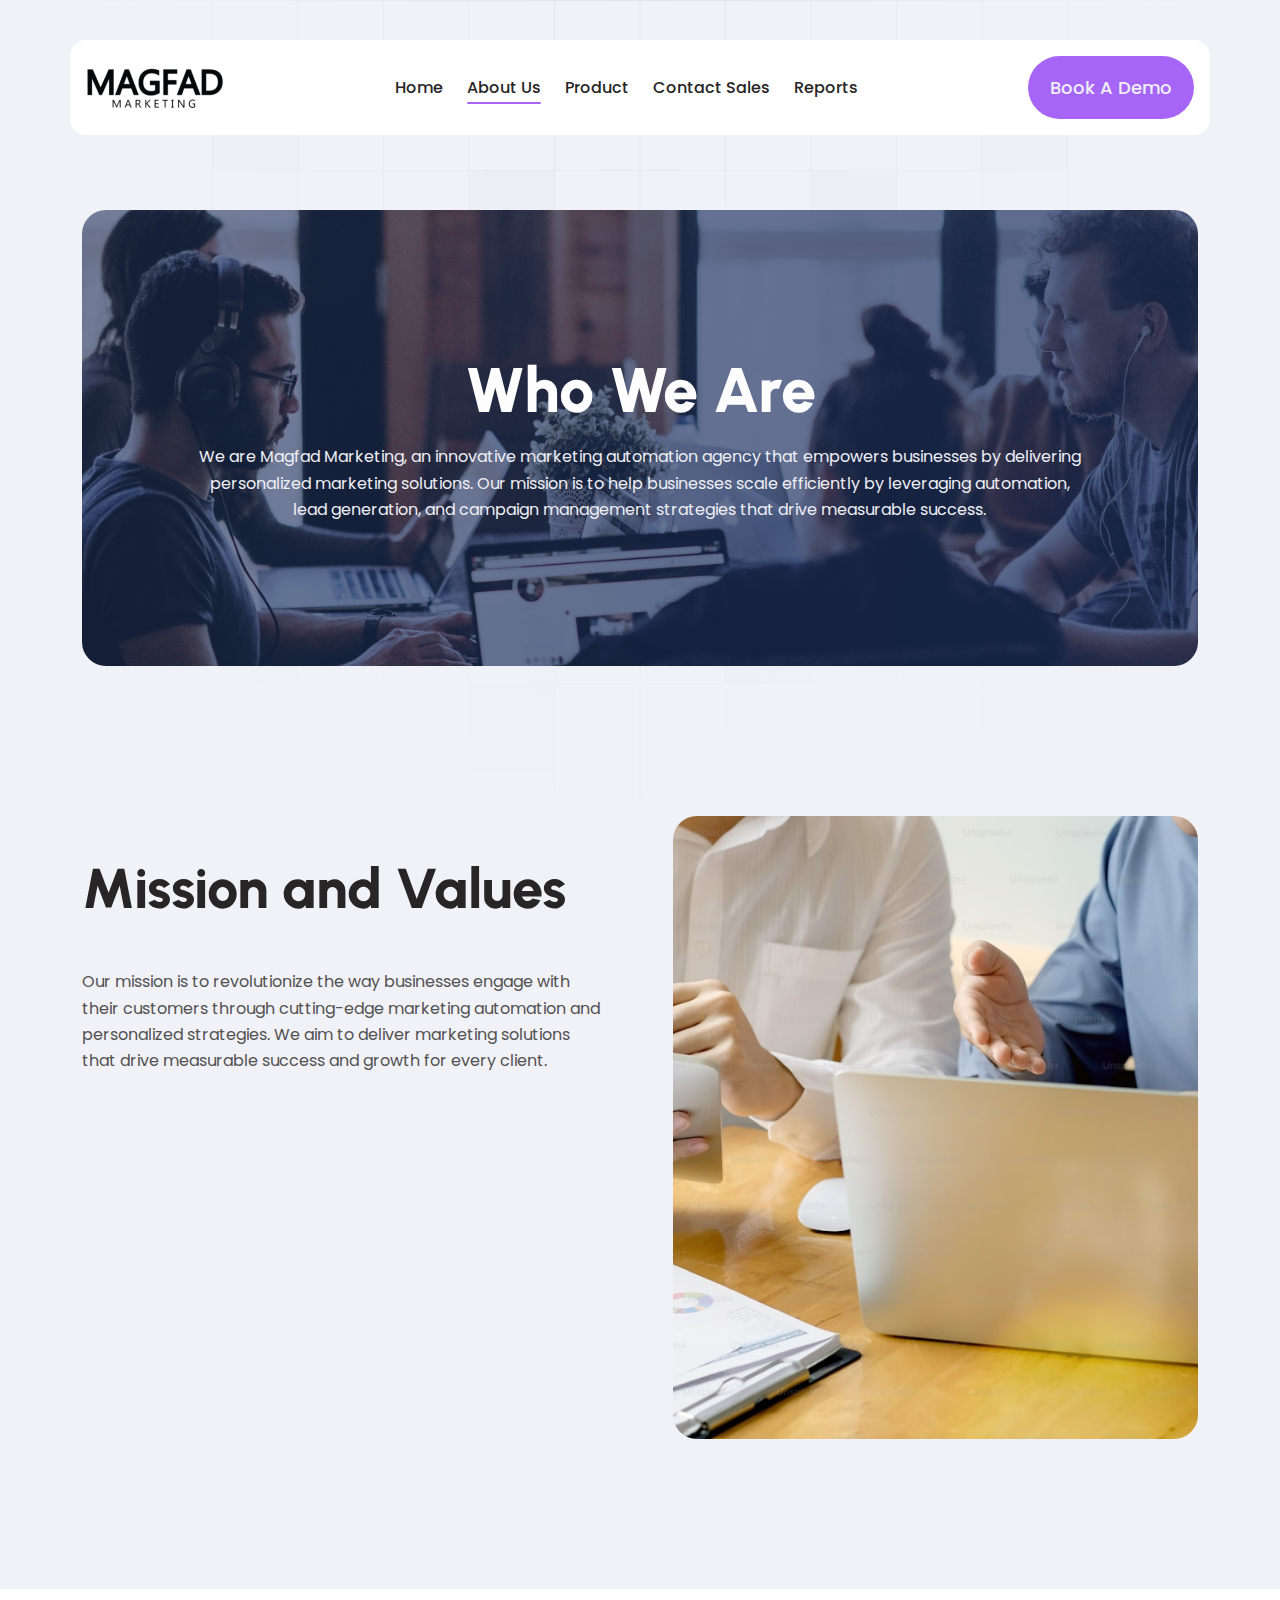
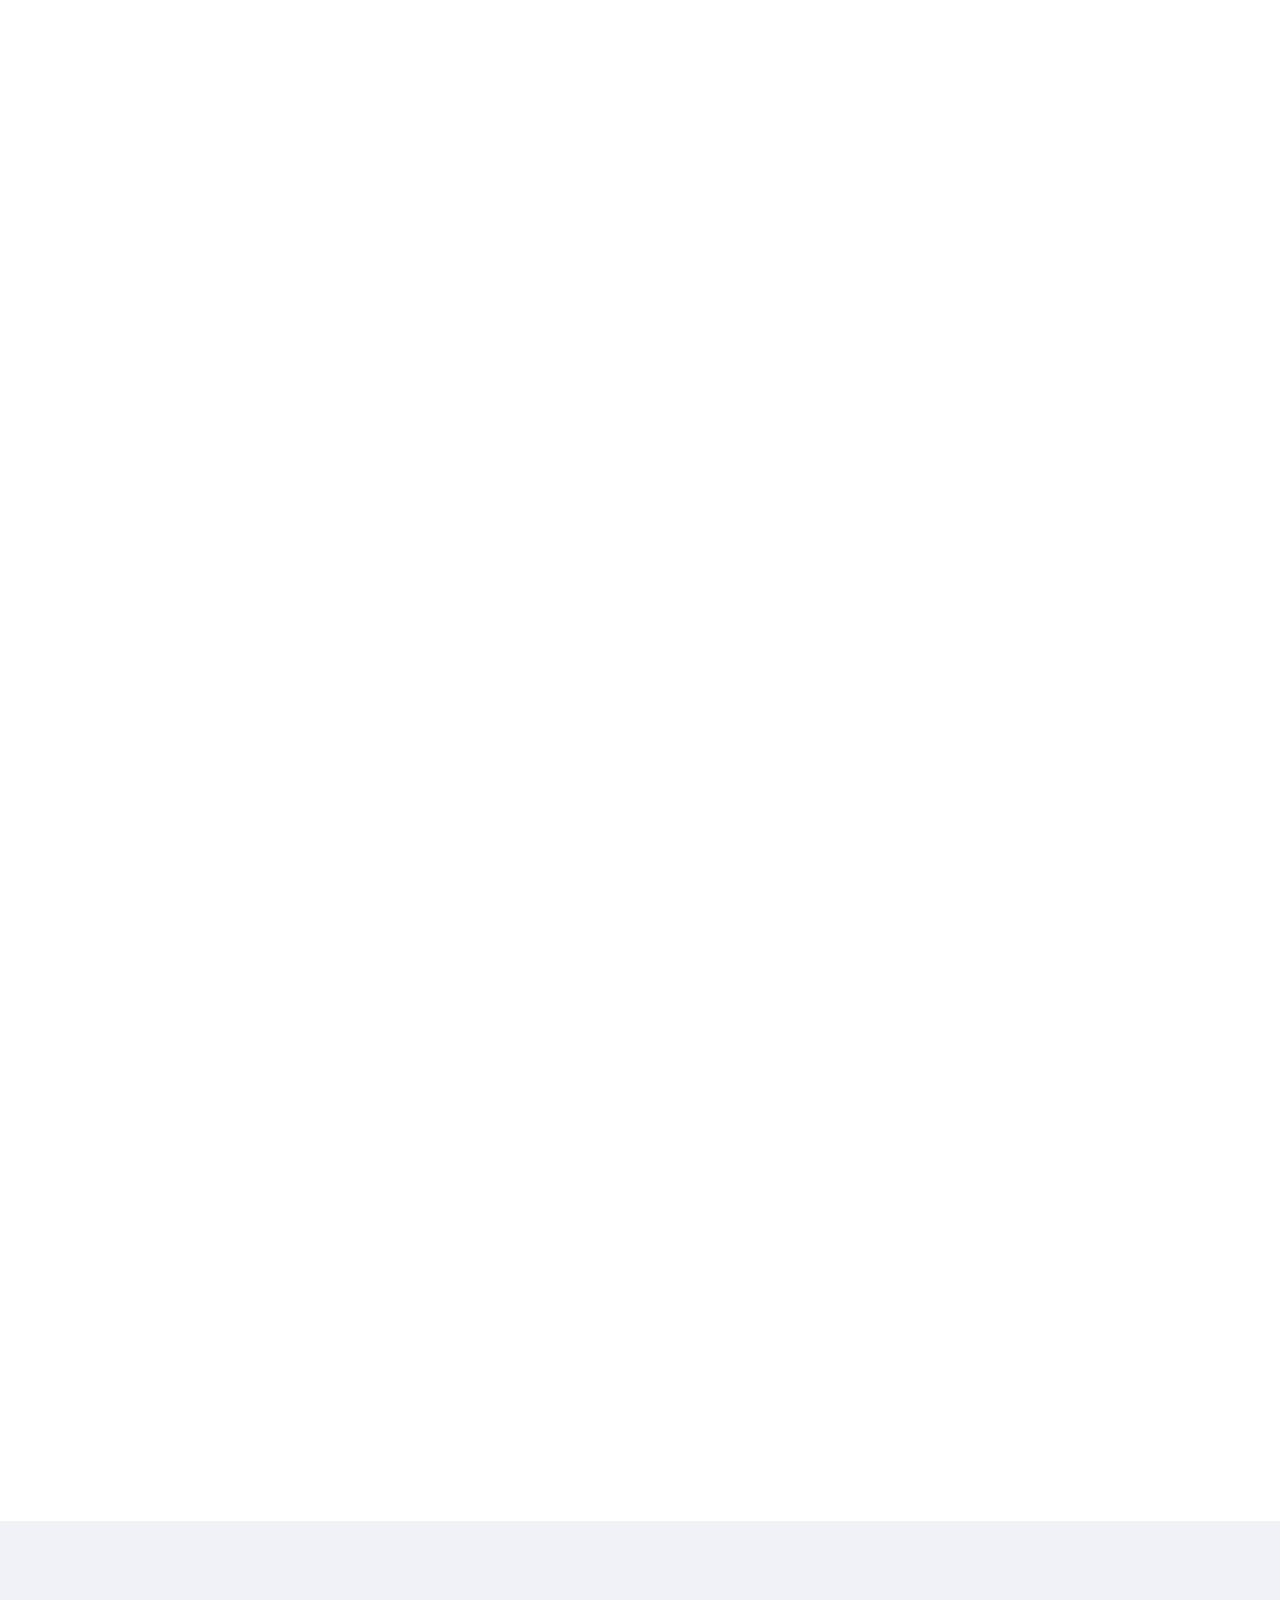
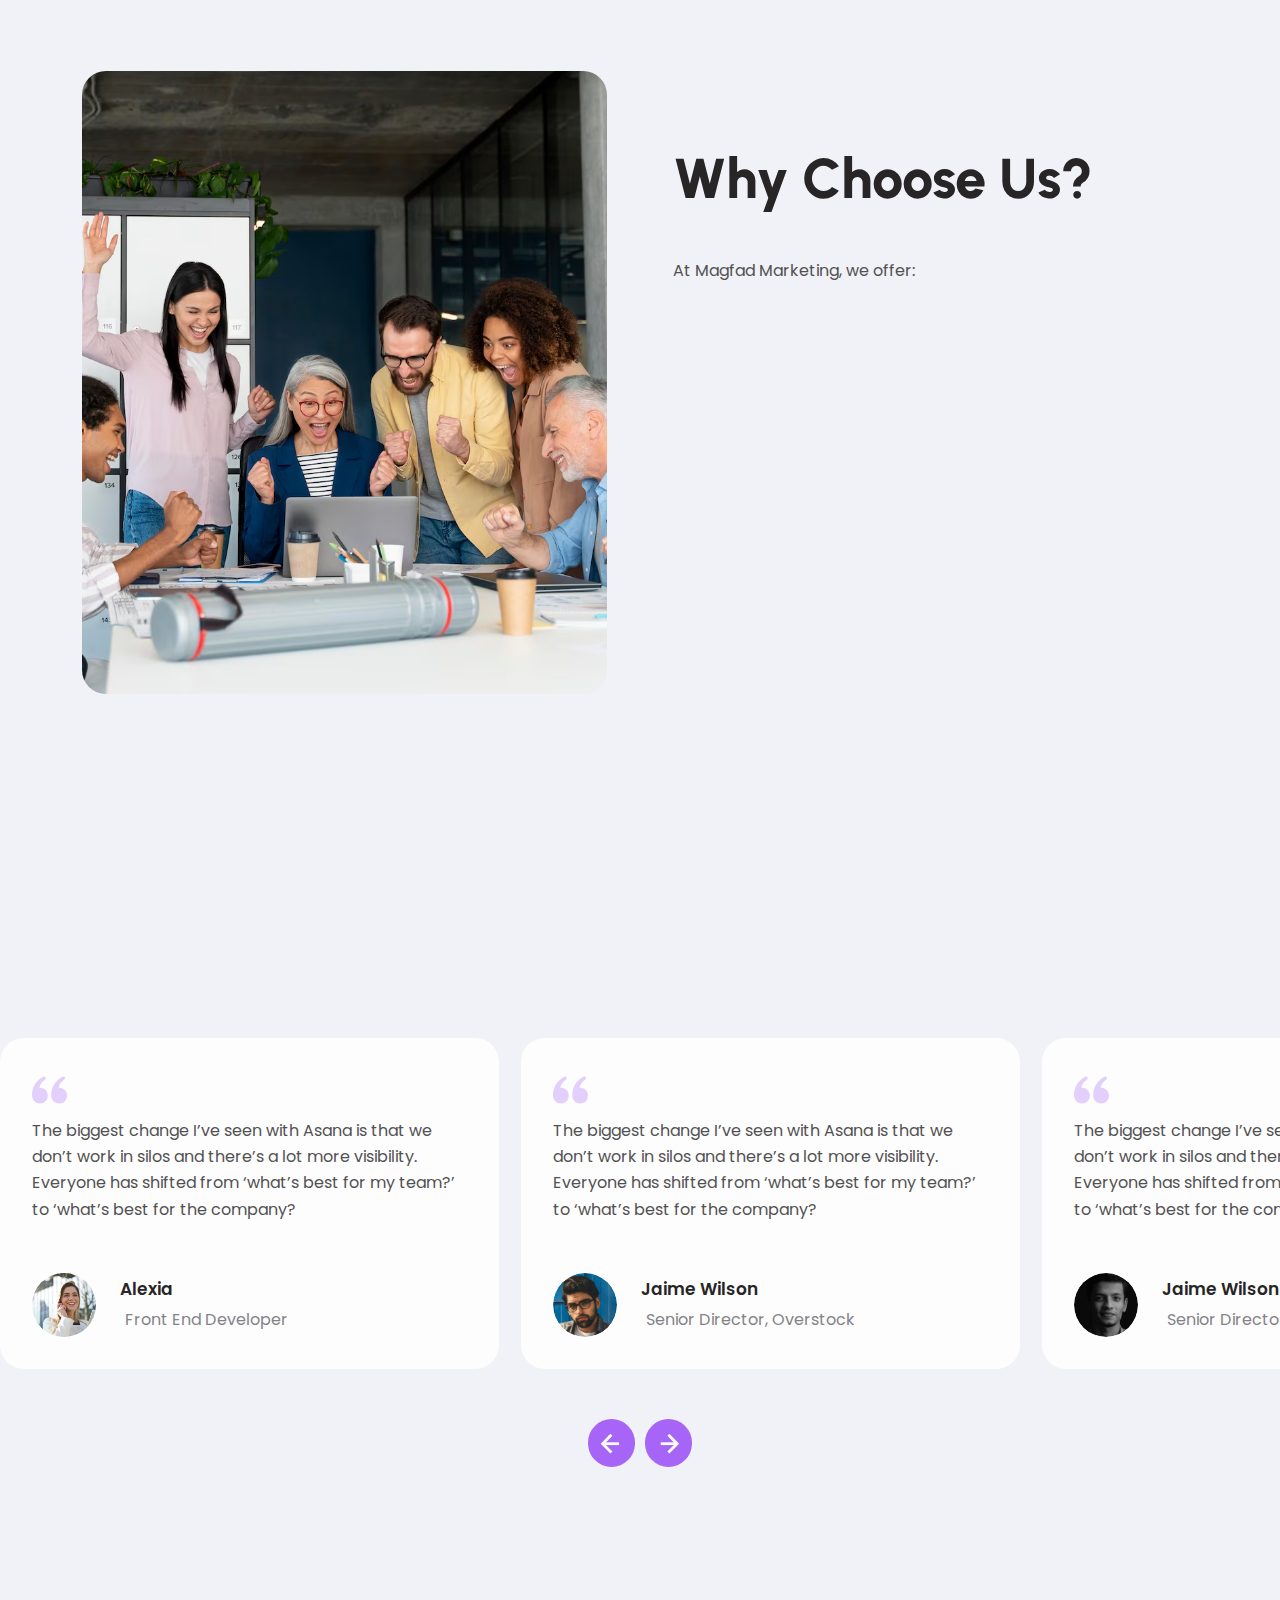
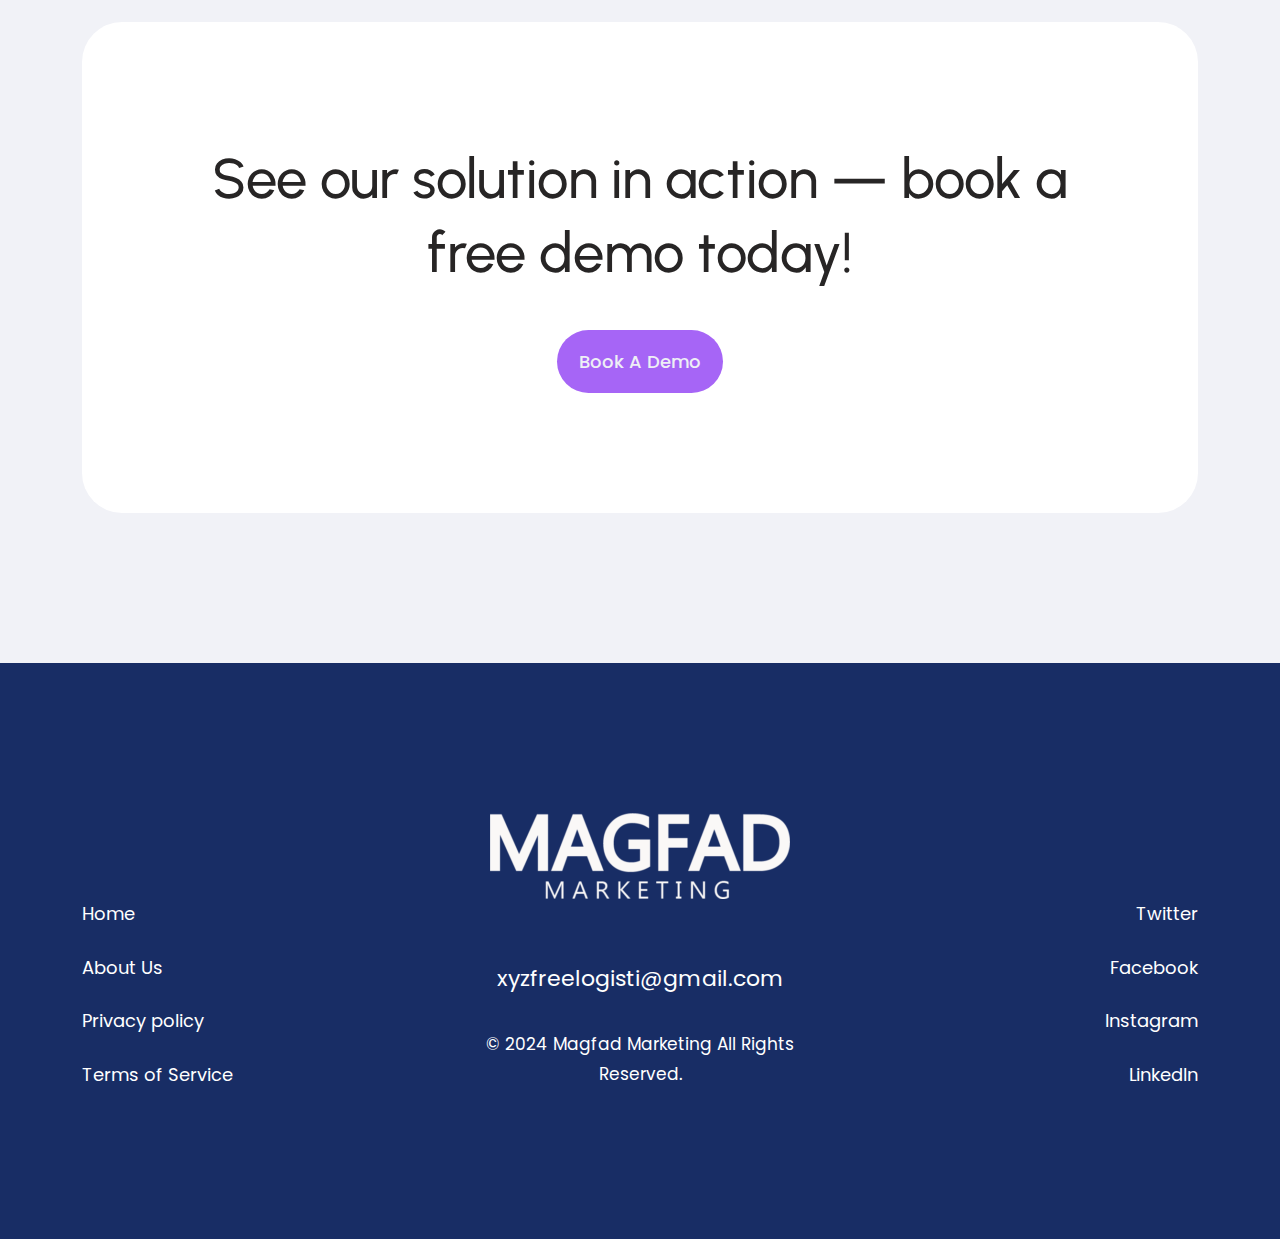
<file: aboutUs.html>
<!DOCTYPE html>
<html lang="en">

<head>
  <meta charset="UTF-8" />
  <meta name="viewport" content="width=device-width, initial-scale=1 , maximum-scale=1" />
  <title>About Us</title>

  <!-- ==== All Css Links ==== -->
  <link rel="stylesheet" type="text/css" href="assets/css/plugins/bootstrap.min.css" />
  <link rel="stylesheet" type="text/css" href="assets/css/plugins/aos.css" />
  <link rel="stylesheet" type="text/css" href="assets/css/plugins/owl.carousel.min.css" />
  <link rel="stylesheet" type="text/css" href="assets/css/plugins/owl.theme.default.min.css" />
  <link rel="stylesheet" type="text/css" href="assets/css/plugins/magnific-popup.min.css" />
  <link rel="stylesheet" type="text/css" href="assets/css/plugins/nice-select.min.css" />
  <link rel="stylesheet" href="assets/css/plugins/all.min.css">
  <link rel="stylesheet" href="assets/css/plugins/fontawesome.min.css">

  <!-- All custom CSS Links -->
  <link rel="stylesheet" type="text/css" href="assets/css/helper.css" />
  <link rel="stylesheet" type="text/css" href="assets/css/style.css" />
  <link rel="stylesheet" type="text/css" href="assets/css/responsive.css" />
</head>

<body>

  <!-- mobile header -->
  <div class="mobile-header d-flex align-items-center justify-content-between p-4 d-none">
    <a href="./index.html" class="mobile-logo">
      <img src="./assets/images/logo.png" alt="logo">
    </a>
    <div class="mobile-menu">
      <svg xmlns="http://www.w3.org/2000/svg" width="28" height="28" viewBox="0 0 24 24" fill="none">
        <path d="M3 7H21" stroke="" stroke-width="1.5" stroke-linecap="round" />
        <path d="M3 12H21" stroke="" stroke-width="1.5" stroke-linecap="round" />
        <path d="M3 17H21" stroke="" stroke-width="1.5" stroke-linecap="round" />
      </svg>
    </div>
  </div>
  <!-- mobile header -->

  <!-- header area starts -->
  <header>
    <div class="container header-main bg-white">
      <a href="index.html" class="logo">
        <img src="./assets/images/logo.png" alt="" srcset="">
      </a>
      <span class="close-sidebar-btn">
        <svg xmlns="http://www.w3.org/2000/svg" width="20px" height="20px" viewBox="0 0 384 512">
          <path
            d="M342.6 150.6c12.5-12.5 12.5-32.8 0-45.3s-32.8-12.5-45.3 0L192 210.7 86.6 105.4c-12.5-12.5-32.8-12.5-45.3 0s-12.5 32.8 0 45.3L146.7 256 41.4 361.4c-12.5 12.5-12.5 32.8 0 45.3s32.8 12.5 45.3 0L192 301.3 297.4 406.6c12.5 12.5 32.8 12.5 45.3 0s12.5-32.8 0-45.3L237.3 256 342.6 150.6z" />
        </svg>
      </span>
      <div class="menu-area">
        <a class="color-black text-reg fw-500 text-center text-capitalize" href="index.html">Home</a>
        <a class="color-black text-reg fw-500 text-center text-capitalize active-navlink" href="aboutUs.html">About Us</a>
        <a class="color-black text-reg fw-500 text-center text-capitalize" href="product.html">Product</a>
        <a class="color-black text-reg fw-500 text-center text-capitalize" href="contact.html">Contact Sales</a>
        <a class="color-black text-reg fw-500 text-center text-capitalize" href="report.html">Reports</a>
      </div>
      <a href="demo.html" class="common-btn fw-500 text-reg text-center bg-light-blue color-light-white">Book a Demo</a>
    </div>
  </header>
  <!-- header area ends -->

  <!-- main area starts -->
  <main>
    <!-- banner area starts -->
    <section class="home-hero-section about-us-hero-section">
      <div class="container">
        <div class="book-a-demo-area d-flex align-items-center justify-content-center">
          
            <h2 class="text-xlg color-white fw-800">Who We Are</h2>
            <p class="common-para text-center">We are Magfad Marketing, an innovative marketing automation agency that empowers businesses by delivering personalized marketing solutions. Our mission is to help businesses scale efficiently by leveraging automation, lead generation, and campaign management strategies that drive measurable success.</p>
        </div>
      </div>
    </section>
    <!-- banner area ends -->

    <!-- why choose area start -->
    <section class="why-choose-section about-us-why-choose-section about-section-mission">
      <div class="container">
        <div class="why-choose-content-wrapper d-flex justify-content-between align-items-center">
          <div class="text-col common-col">
            <h3 class="common-heading fw-800">
                Mission and Values
            </h3>
            <p class="common-para">
                Our mission is to revolutionize the way businesses engage with their customers through cutting-edge marketing automation and personalized strategies. We aim to deliver marketing solutions that drive measurable success and growth for every client.
            </p>
            <ul class="d-flex flex-column gap-4 gap-sm-2 gap-md-3">
                <li class="d-flex align-items-start gap-1" data-aos="flip-down" data-aos-duration="1000">
                   <img src="./assets/images/setting-2.svg" alt="" srcset="">
                   <p class="common-para">
                    <span class="fw-700">Innovation:</span> We embrace the latest technology to create dynamic marketing strategies.
                </p>
                </li>
                <li class="d-flex align-items-start gap-1" data-aos="flip-up" data-aos-duration="1000">
                   <img src="./assets/images/setting-2.svg" alt="" srcset="">
                   <p class="common-para">
                    <span class="fw-700">Transparency: </span>Clear communication and honesty are the foundation of our work.
                </p>
                </li>
                <li class="d-flex align-items-start gap-1" data-aos="flip-down" data-aos-duration="1000">
                   <img src="./assets/images/setting-2.svg" alt="" srcset="">
                   <p class="common-para">
                    <span class="fw-700">Results-Driven:</span>  We are committed to delivering tangible, impactful results.
                </p>
                </li>
            </ul>
          </div>
          <div class="img-col common-col">
            <div class="img-col-area">
              <img src="assets/images/meeting-img.png" alt="" srcset="">
            </div>
          </div>
        </div>
      </div>
    </section>
    <!-- why choose area End -->

    <!-- customer review section start -->
    <section class="meet-the-team-section common-padding bg-white">
        <div class="container">
            <div class="common-heading fw-800 text-center mb-3" data-aos="fade-down" data-aos-duration="1000">Meet the Team</div>
        <p class="commonm-para text-center common-heading-para" data-aos="fade-up" data-aos-duration="1500">Our team is the backbone of Magfad Marketing. Each team member brings a unique set of skills, experience, and passion to create successful marketing strategies tailored to our clients' needs.</p>
        <div class="team-member-wrapper mt-80">
            <div class="team-member" data-aos="zoom-in" data-aos-duration="1000">
                <div class="team-member-img-area">
                    <img src="./assets/images/team-member-1.png" alt="" srcset="">
                </div>
                <div class="tem-member-name-designation text-center">
                    <p class="text-md2 fw-400 text-uppercase team-member-name">David Martin</p>
                    <p class="text-reg2 fw-400 team-member-designation text-center">Founder & CTO</p>
                </div>
            </div>
            <div class="team-member" data-aos="zoom-in" data-aos-duration="1000">
                <div class="team-member-img-area">
                    <img src="./assets/images/team-member-2.png" alt="" srcset="">
                </div>
                <div class="tem-member-name-designation text-center">
                    <p class="text-md2 fw-400 text-uppercase team-member-name"> Sarah Williams</p>
                    <p class="text-reg2 fw-400 team-member-designation text-center">Senior Developer</p>
                </div>
            </div>
            <div class="team-member" data-aos="zoom-in" data-aos-duration="1000">
                <div class="team-member-img-area">
                    <img src="./assets/images/team-member-3.png" alt="" srcset="">
                </div>
                <div class="tem-member-name-designation text-center">
                    <p class="text-md2 fw-400 text-uppercase team-member-name">Darrell Steward</p>
                    <p class="text-reg2 fw-400 team-member-designation text-center">Senior Developer</p>
                </div>
            </div>
            <div class="team-member" data-aos="zoom-in" data-aos-duration="1000">
                <div class="team-member-img-area">
                    <img src="./assets/images/team-member-4.png" alt="" srcset="">
                </div>
                <div class="tem-member-name-designation text-center">
                    <p class="text-md2 fw-400 text-uppercase team-member-name">Mark Johnson</p>
                    <p class="text-reg2 fw-400 team-member-designation text-center">Human Resource Manager</p>
                </div>
            </div>
            <div class="team-member" data-aos="zoom-in" data-aos-duration="1000">
                <div class="team-member-img-area">
                    <img src="./assets/images/team-member-5.png" alt="" srcset="">
                </div>
                <div class="tem-member-name-designation text-center">
                    <p class="text-md2 fw-400 text-uppercase team-member-name">Guy Hawkins</p>
                    <p class="text-reg2 fw-400 team-member-designation text-center">Finance</p>
                </div>
            </div>
            <div class="team-member" data-aos="zoom-in" data-aos-duration="1000">
                <div class="team-member-img-area">
                    <img src="./assets/images/team-member-6.png" alt="" srcset="">
                </div>
                <div class="tem-member-name-designation text-center">
                    <p class="text-md2 fw-400 text-uppercase team-member-name">Darlene</p>
                    <p class="text-reg2 fw-400 team-member-designation text-center">Front End Developer</p>
                </div>
            </div>
        </div>
        </div>
    </section>
    <!-- customer review section end -->

        <!-- why choose area start -->
        <section class="why-choose-section common-padding about-us-why-choose-section">
            <div class="container">
              <div class="why-choose-content-wrapper d-flex justify-content-between align-items-center">
                <div class="img-col common-col">
                    <div class="img-col-area">
                      <img src="assets/images/meeting-img-2.png" alt="" srcset="">
                    </div>
                  </div>
                <div class="text-col common-col">
                  <h3 class="common-heading fw-800">
                    Why Choose Us?
                  </h3>
                  <p class="common-para">
                    At Magfad Marketing, we offer:
                  </p>
                  <ul class="d-flex flex-column gap-3 gap-sm-2">
                      <li class="d-flex align-items-start gap-1" data-aos="flip-down" data-aos-duration="1000">
                         <img src="./assets/images/setting-2.svg" alt="" srcset="">
                         <p class="common-para">
                          <span class="fw-700">Proven Expertise:</span> Our team has a track record of successful campaigns that deliver measurable results.
                      </p>
                      </li>
                      <li class="d-flex align-items-start gap-1" data-aos="flip-down" data-aos-duration="1000">
                         <img src="./assets/images/setting-2.svg" alt="" srcset="">
                         <p class="common-para">
                          <span class="fw-700">Personalized Solutions: </span> Every business is unique, and we tailor our approach to meet your specific goals.
                      </p>
                      </li>
                      <li class="d-flex align-items-start gap-1" data-aos="flip-down" data-aos-duration="1000">
                         <img src="./assets/images/setting-2.svg" alt="" srcset="">
                         <p class="common-para">
                          <span class="fw-700">Client-Centered Approach:</span>  We work closely with our clients to ensure transparency and collaboration every step of the way.
                      </p>
                      </li>
                  </ul>
                </div>
              </div>
            </div>
          </section>
          <!-- why choose area End -->

              <!-- customer review section start -->
    <section class="what-customer-say-section">
        <div class="common-heading fw-800 text-center mb-3" data-aos="fade-down" data-aos-duration="1000">Our Team’s Commitment to Excellence</div>
        <p class="commonm-para text-center common-heading-para" data-aos="fade-up" data-aos-duration="1500">Hear from the dedicated professionals who drive EngageMe’s success.</p>
        <div class="carosuel-container mt-80">
          <div class="owl-carousel owl-theme about-us-carousel">
            <div class="item home-carousel-item">
              <p class="common-para d-flex flex-column gap-2">
                <span><svg xmlns="http://www.w3.org/2000/svg" width="35" height="40" viewBox="0 0 61 47" fill="none">
                  <path d="M13.7707 19.4272C32.189 19.4272 32.0169 47 13.7707 47C4.99188 47 0 40.3209 0 32.2717C0.172134 18.3996 6.71322 7.439 19.7954 0.417352C23.2381 -1.4665 26.1643 3.50003 21.861 5.89766C17.2134 8.63781 13.9428 13.4331 12.7379 19.5984C13.0822 19.4272 13.4264 19.4272 13.7707 19.4272ZM47.1647 19.4272C65.583 19.4272 65.583 47 47.3368 47C38.558 47 33.5661 40.3209 33.5661 32.2717C33.7382 18.3996 40.2793 7.439 53.1894 0.417352C56.8042 -1.4665 59.5583 3.50003 55.4271 5.89766C50.6073 8.63781 47.5089 13.4331 46.304 19.5984C46.4761 19.4272 46.8204 19.4272 47.1647 19.4272Z" fill="#E3CFFC"/>
                </svg></span>
                The biggest change I’ve seen with Asana is that we don’t work in silos and there’s a lot more visibility. Everyone has shifted from ‘what’s best for my team?’ to ‘what’s best for the company?
              </p>
              <div class="home-carousel-img-ratings">
                <div class="home-carousel-img-area">
                  <img src="./assets/images/customer-1.jpg" alt="customer" srcset="">
                </div>
                <div class="home-carousel-author-ratings">
                  <p class="home-carousel-author text-reg2 fw-600 color-black d-flex flex-column">
                    Alexia<span class="fw-400">Front End Developer</span>
                  </p>

                </div>
              </div>
            </div>        
            <div class="item home-carousel-item">
              <p class="common-para d-flex flex-column gap-2">
                <span><svg xmlns="http://www.w3.org/2000/svg" width="35" height="40" viewBox="0 0 61 47" fill="none">
                  <path d="M13.7707 19.4272C32.189 19.4272 32.0169 47 13.7707 47C4.99188 47 0 40.3209 0 32.2717C0.172134 18.3996 6.71322 7.439 19.7954 0.417352C23.2381 -1.4665 26.1643 3.50003 21.861 5.89766C17.2134 8.63781 13.9428 13.4331 12.7379 19.5984C13.0822 19.4272 13.4264 19.4272 13.7707 19.4272ZM47.1647 19.4272C65.583 19.4272 65.583 47 47.3368 47C38.558 47 33.5661 40.3209 33.5661 32.2717C33.7382 18.3996 40.2793 7.439 53.1894 0.417352C56.8042 -1.4665 59.5583 3.50003 55.4271 5.89766C50.6073 8.63781 47.5089 13.4331 46.304 19.5984C46.4761 19.4272 46.8204 19.4272 47.1647 19.4272Z" fill="#E3CFFC"/>
                </svg></span>
                The biggest change I’ve seen with Asana is that we don’t work in silos and there’s a lot more visibility. Everyone has shifted from ‘what’s best for my team?’ to ‘what’s best for the company?
              </p>
              <div class="home-carousel-img-ratings">
                <div class="home-carousel-img-area">
                  <img src="./assets/images/team-testimonial-2.svg" alt="customer" srcset="">
                </div>
                <div class="home-carousel-author-ratings">
                  <p class="home-carousel-author text-reg2 fw-600 color-black d-flex flex-column">
                    Jaime Wilson<span class="fw-400">Senior Director, Overstock</span>
                  </p>

                </div>
              </div>
            </div>        
            <div class="item home-carousel-item">
              <p class="common-para d-flex flex-column gap-2">
                <span><svg xmlns="http://www.w3.org/2000/svg" width="35" height="40" viewBox="0 0 61 47" fill="none">
                  <path d="M13.7707 19.4272C32.189 19.4272 32.0169 47 13.7707 47C4.99188 47 0 40.3209 0 32.2717C0.172134 18.3996 6.71322 7.439 19.7954 0.417352C23.2381 -1.4665 26.1643 3.50003 21.861 5.89766C17.2134 8.63781 13.9428 13.4331 12.7379 19.5984C13.0822 19.4272 13.4264 19.4272 13.7707 19.4272ZM47.1647 19.4272C65.583 19.4272 65.583 47 47.3368 47C38.558 47 33.5661 40.3209 33.5661 32.2717C33.7382 18.3996 40.2793 7.439 53.1894 0.417352C56.8042 -1.4665 59.5583 3.50003 55.4271 5.89766C50.6073 8.63781 47.5089 13.4331 46.304 19.5984C46.4761 19.4272 46.8204 19.4272 47.1647 19.4272Z" fill="#E3CFFC"/>
                </svg></span>
                The biggest change I’ve seen with Asana is that we don’t work in silos and there’s a lot more visibility. Everyone has shifted from ‘what’s best for my team?’ to ‘what’s best for the company?
              </p>
              <div class="home-carousel-img-ratings">
                <div class="home-carousel-img-area">
                  <img src="./assets/images/team-testimonial.svg" alt="customer" srcset="">
                </div>
                <div class="home-carousel-author-ratings">
                  <p class="home-carousel-author text-reg2 fw-600 color-black d-flex flex-column">
                    Jaime Wilson<span class="fw-400">Senior Director, Overstock</span>
                  </p>

                </div>
              </div>
            </div>        
          </div>
        </div>
    </section>
    <!-- customer review section end -->

            <!-- See Our solution section start -->
            <div class="see-our-solution-section common-padding">
                <div class="container">
                    <div class="book-a-demo-area-2 d-flex align-items-center justify-content-center bg-white flex-column">
                        <h2 class="common-heading text-center">See our solution in action — book a free demo today!</h2>
                        <a href="demo.html" class="common-btn">
                          Book a Demo
                        </a>
                      </div>
                </div>
             </div>
            <!-- See Our solution section end -->

            <div class="video-container">
              <div class="video-wrapper">
                <div class="video-controls">
                  <!-- <button id="expand">Expand</button> -->
                  <button id="close-video">
                    <svg
                      xmlns="http://www.w3.org/2000/svg"
                      width="24"
                      height="24"
                      viewBox="0 0 24 24"
                      fill="white"
                    >
                      <g clip-path="url(#clip0_13028_2139)">
                        <path
                          d="M18 6L6 18"
                          stroke="white"
                          stroke-width="2"
                          stroke-linecap="round"
                          stroke-linejoin="round"
                        />
                        <path
                          d="M6 6L18 18"
                          stroke="white"
                          stroke-width="2"
                          stroke-linecap="round"
                          stroke-linejoin="round"
                        />
                      </g>
                      <defs>
                        <clipPath id="clip0_13028_2139">
                          <rect width="24" height="24" fill="white" />
                        </clipPath>
                      </defs>
                    </svg>
                  </button>
                  <button id="play-pause">
                    <svg
                      xmlns="http://www.w3.org/2000/svg"
                      width="32"
                      height="32"
                      viewBox="0 0 32 32"
                      fill="white"
                    >
                      <path
                        d="M14.2 25.48V6.52C14.2 4.72 13.44 4 11.52 4H6.68C4.76 4 4 4.72 4 6.52V25.48C4 27.28 4.76 28 6.68 28H11.52C13.44 28 14.2 27.28 14.2 25.48Z"
                        fill="#FDFDFE"
                      />
                      <path
                        d="M28.0008 25.48V6.52C28.0008 4.72 27.2408 4 25.3208 4H20.4808C18.5741 4 17.8008 4.72 17.8008 6.52V25.48C17.8008 27.28 18.5608 28 20.4808 28H25.3208C27.2408 28 28.0008 27.28 28.0008 25.48Z"
                        fill="#FDFDFE"
                      />
                    </svg>
                  </button>
                  <button id="mute-unmute">
                    <svg
                      xmlns="http://www.w3.org/2000/svg"
                      width="40"
                      height="40"
                      viewBox="0 0 40 40"
                      fill="white"
                    >
                      <path
                        d="M3.33203 16.9323V23.5989C3.33203 26.9323 4.9987 28.5989 8.33203 28.5989H10.7154C11.332 28.5989 11.9487 28.7823 12.482 29.0989L17.3487 32.1489C21.5487 34.7823 24.9987 32.8656 24.9987 27.9156V12.6156C24.9987 7.64893 21.5487 5.74893 17.3487 8.38227L12.482 11.4323C11.9487 11.7489 11.332 11.9323 10.7154 11.9323H8.33203C4.9987 11.9323 3.33203 13.5989 3.33203 16.9323Z"
                        stroke="white"
                        stroke-width="1.5"
                      />
                      <path
                        d="M36.6664 23.5326L30.0664 16.9326"
                        stroke="white"
                        stroke-width="1.5"
                        stroke-miterlimit="10"
                        stroke-linecap="round"
                        stroke-linejoin="round"
                      />
                      <path
                        d="M36.6 16.999L30 23.599"
                        stroke="white"
                        stroke-width="1.5"
                        stroke-miterlimit="10"
                        stroke-linecap="round"
                        stroke-linejoin="round"
                      />
                    </svg>
                  </button>
                </div>
                <video id="interactive-video" muted>
                  <source
                    src="./assets/videos/video4.mp4"
                    type="video/mp4"
                  />
                  Your browser does not support the video tag.
                </video>
                <div class="video-buttons">
                  <a href="product.html">Product</a>
                  <a href="contact.html">Contact Us</a>
                </div>
              </div>
            </div>

  </main>
  <!-- main area ends -->

  <!-- footer area starts -->
  <footer class="common-padding bg-blue">
    <div class="container">
      <a href="index.html">
        <div class="footer-logo-area">
          <img src="./assets/images/logo-white.png" alt="footer-logo" srcset="">
        </div>
      </a>
      <div class="footer-section">
        <div class="footer-col footer-menu-col  ">
          <a href="index.html">Home</a>
          <a href="aboutUs.html">About Us</a>
          <a href="#">Privacy policy</a>
          <a href="#">Terms of Service</a>
        </div>
        <div class="footer-col footer-middle-col">
          <div class="footer-mail-copywrite">
            <p>
            <a class="fw-400 text-md text-center" href="mailto:someone@example.com">xyzfreelogisti@gmail.com</a>
          </p>
          <p class="copywrite fw-400 text-reg2 text-center">© 2024 Magfad Marketing All Rights Reserved.</p>
          </div>
          

        </div>

        <div class="footer-col footer-menu-col  footer-menu-col-2">
          <a href="#">Twitter</a>
          <a href="#">Facebook</a>
          <a href="#">Instagram</a>
          <a href="#">LinkedIn</a>
        </div>
      </div>
    </div> 

  </footer>
  <!-- footer area ends -->

  <!-- ==== All Js Links ==== -->
  <script src="assets/js/jquery-3.7.1.min.js"></script>
  <script src="assets/js/plugins.js"></script>
  <script src="assets/js/owl.carousel.min.js"></script>
  <script src="assets/js/main.js"></script>
</body>

</html>
</file>
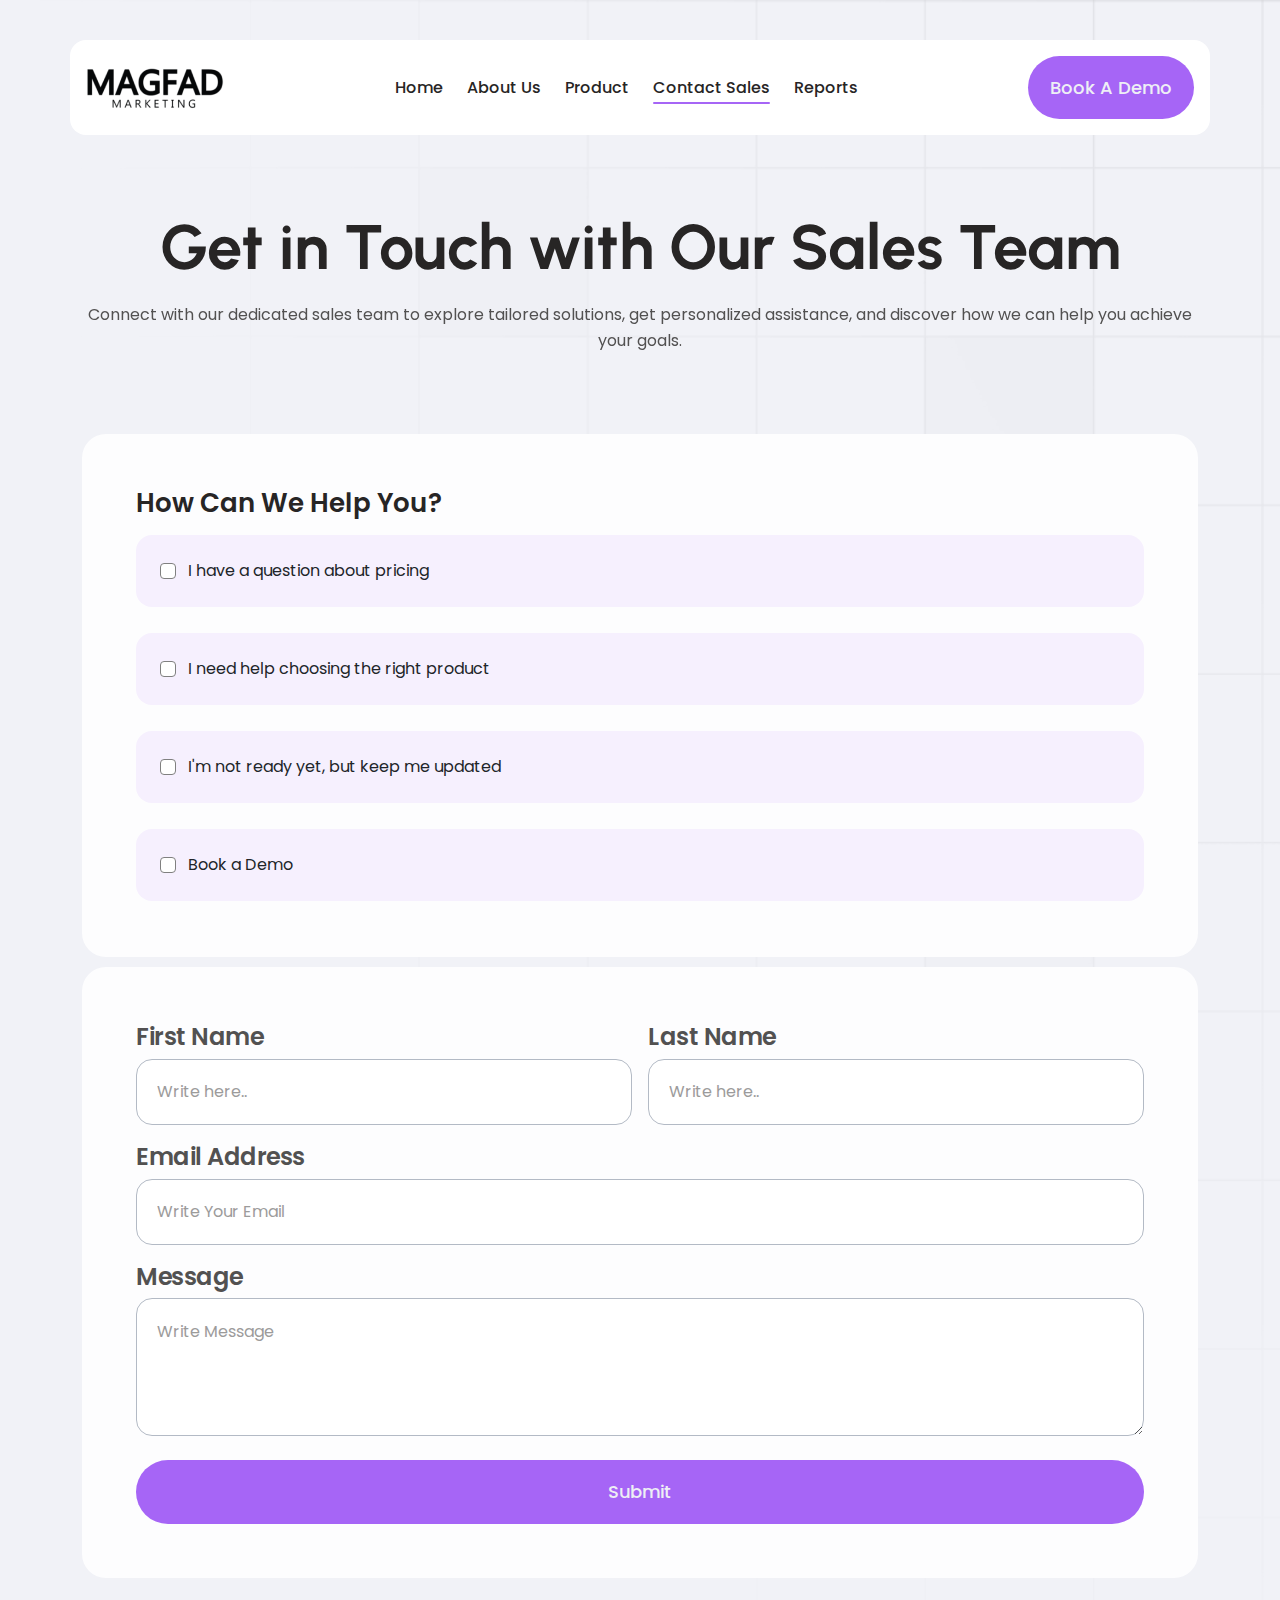
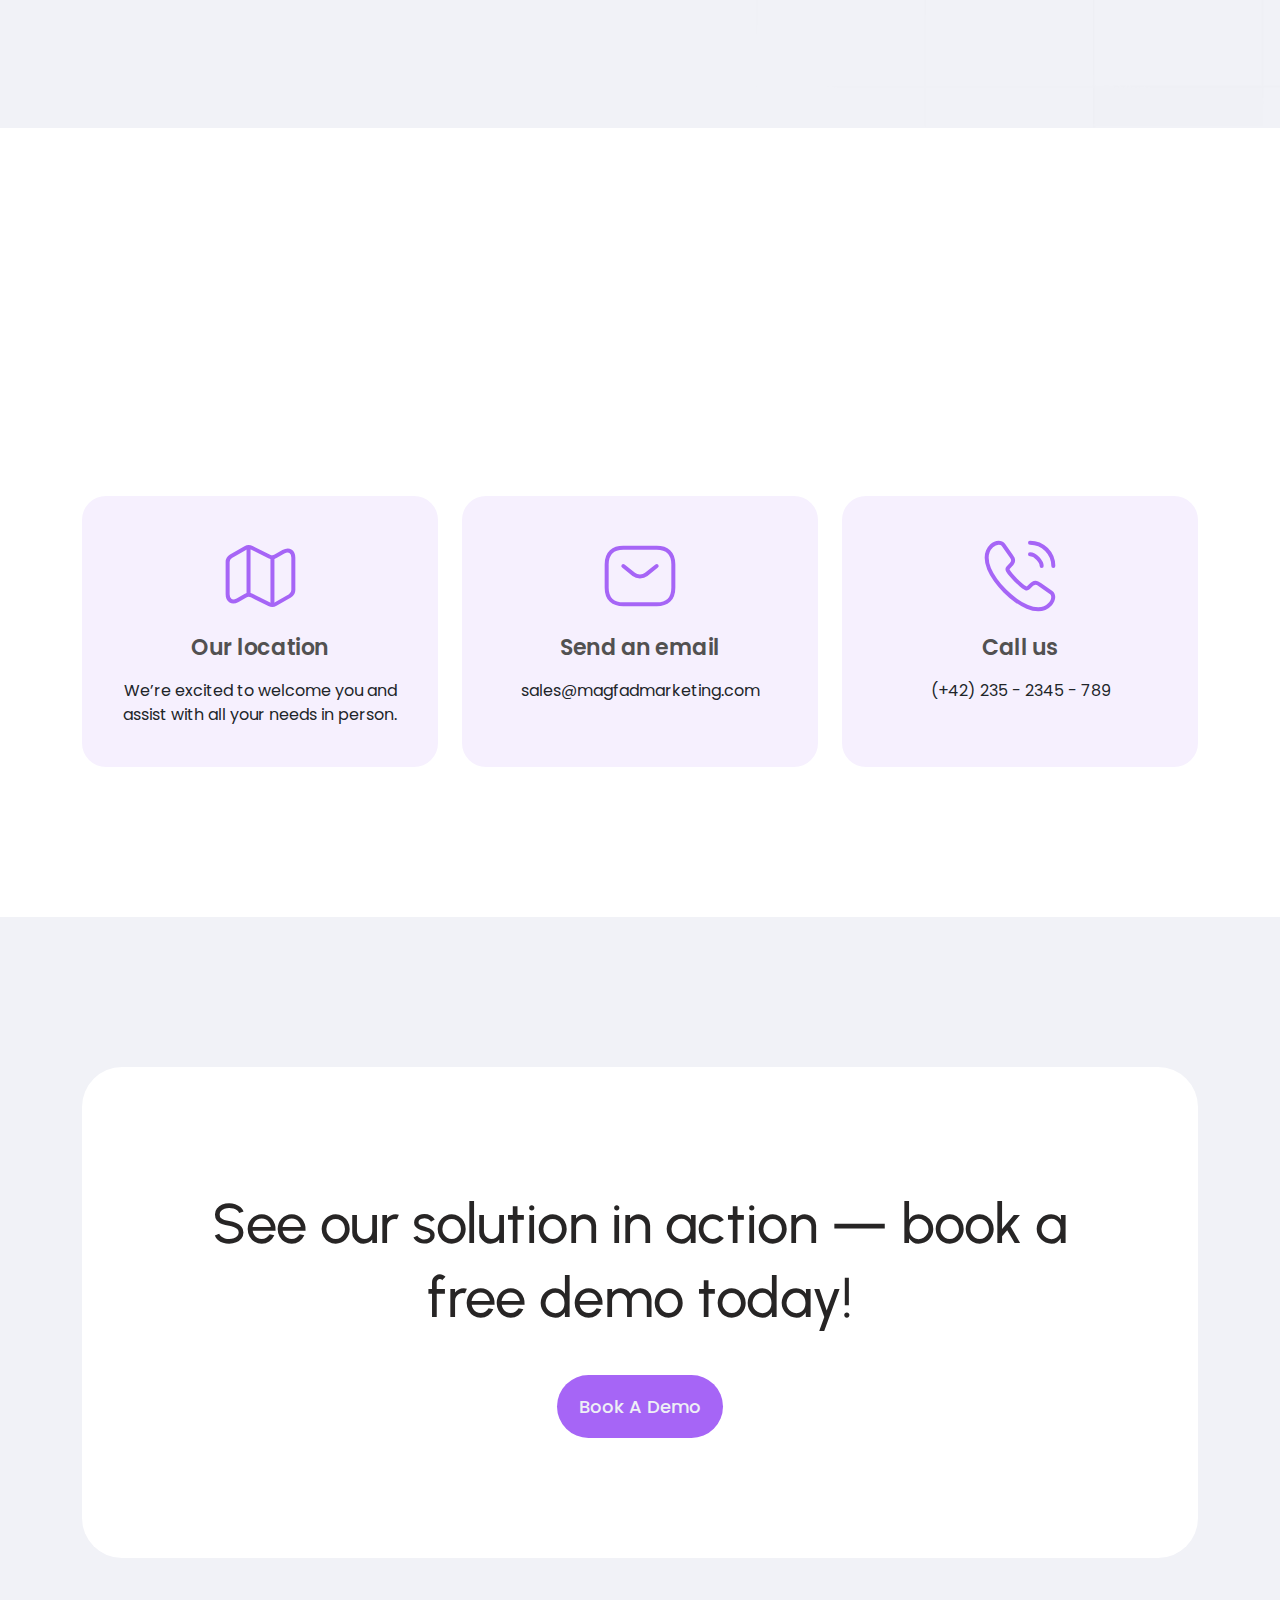
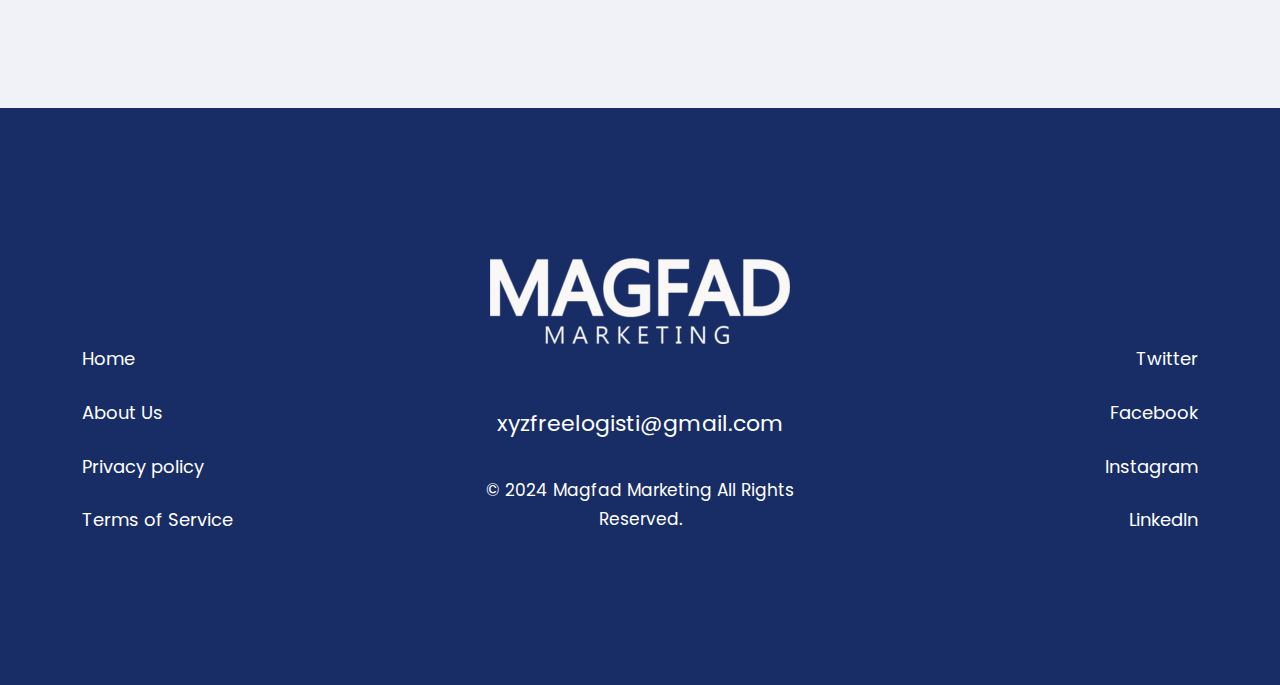
<file: contact.html>
<!DOCTYPE html>
<html lang="en">

<head>
    <meta charset="UTF-8" />
    <meta name="viewport" content="width=device-width, initial-scale=1 , maximum-scale=1" />
    <title>Contact Sales</title>

    <!-- ==== All Css Links ==== -->
    <link rel="stylesheet" type="text/css" href="assets/css/plugins/bootstrap.min.css" />
    <link rel="stylesheet" type="text/css" href="assets/css/plugins/aos.css" />
    <link rel="stylesheet" type="text/css" href="assets/css/plugins/owl.carousel.min.css" />
    <link rel="stylesheet" type="text/css" href="assets/css/plugins/owl.theme.default.min.css" />
    <link rel="stylesheet" type="text/css" href="assets/css/plugins/magnific-popup.min.css" />
    <link rel="stylesheet" type="text/css" href="assets/css/plugins/nice-select.min.css" />
    <link rel="stylesheet" href="assets/css/plugins/all.min.css">
    <link rel="stylesheet" href="assets/css/plugins/fontawesome.min.css">

    <!-- All custom CSS Links -->
    <link rel="stylesheet" type="text/css" href="assets/css/helper.css" />
    <link rel="stylesheet" type="text/css" href="assets/css/style.css" />
    <link rel="stylesheet" type="text/css" href="assets/css/responsive.css" />
</head>

<body>

    <!-- mobile header -->
    <div class="mobile-header d-flex align-items-center justify-content-between p-4 d-none">
        <a href="./index.html" class="mobile-logo">
            <img src="./assets/images/logo.png" alt="logo">
        </a>
        <div class="mobile-menu">
            <svg xmlns="http://www.w3.org/2000/svg" width="28" height="28" viewBox="0 0 24 24" fill="none">
                <path d="M3 7H21" stroke="" stroke-width="1.5" stroke-linecap="round" />
                <path d="M3 12H21" stroke="" stroke-width="1.5" stroke-linecap="round" />
                <path d="M3 17H21" stroke="" stroke-width="1.5" stroke-linecap="round" />
            </svg>
        </div>
    </div>
    <!-- mobile header -->

    <!-- header area starts -->
    <header>
        <div class="container header-main bg-white">
            <a href="index.html" class="logo">
                <img src="./assets/images/logo.png" alt="" srcset="">
            </a>
            <span class="close-sidebar-btn">
                <svg xmlns="http://www.w3.org/2000/svg" width="20px" height="20px" viewBox="0 0 384 512">
                    <path
                        d="M342.6 150.6c12.5-12.5 12.5-32.8 0-45.3s-32.8-12.5-45.3 0L192 210.7 86.6 105.4c-12.5-12.5-32.8-12.5-45.3 0s-12.5 32.8 0 45.3L146.7 256 41.4 361.4c-12.5 12.5-12.5 32.8 0 45.3s32.8 12.5 45.3 0L192 301.3 297.4 406.6c12.5 12.5 32.8 12.5 45.3 0s12.5-32.8 0-45.3L237.3 256 342.6 150.6z" />
                </svg>
            </span>
            <div class="menu-area">
                <a class="color-black text-reg fw-500 text-center text-capitalize" href="index.html">Home</a>
                <a class="color-black text-reg fw-500 text-center text-capitalize" href="aboutUs.html">About Us</a>
                <a class="color-black text-reg fw-500 text-center text-capitalize" href="product.html">Product</a>
                <a class="color-black text-reg fw-500 text-center text-capitalize active-navlink" href="contact.html">Contact Sales</a>
                <a class="color-black text-reg fw-500 text-center text-capitalize" href="report.html">Reports</a>
            </div>
            <a href="demo.html" class="common-btn fw-500 text-reg text-center bg-light-blue color-light-white">Book a
                Demo</a>
        </div>
    </header>
    <!-- header area ends -->

    <!-- main area starts -->
    <main>
        <!-- banner area starts -->
        <section class="home-hero-section">
            <div class="container">
                <div class="home-area-content-wrapper">
                    <h1 class="text-xlg fw-700 text-center color-black" data-aos="fade-down" data-aos-duration="1000">Get in Touch with Our Sales Team</h1>
                    <p class="common-para text-center" data-aos="fade-up" data-aos-duration="1500">Connect with our dedicated sales team to explore tailored solutions, get personalized assistance, and discover how we can help you achieve your goals.</p>
                </div>
                <div class="contact-section-form mt-80">
                    <form action="">
                        <div class="form-upper common-form-space">
                            <h5 class="text-md2 fw-600 color-black mb-lg-3 mb-2">How Can We Help You?</h5>
                            <div class="tm-checkbox-wrapper">
                                <div class="form-check tm-checkbox">
                                    <input class="form-check-input" type="checkbox" value="" id="flexCheckDefault">
                                    <label class="form-check-label" for="flexCheckDefault">
                                        I have a question about pricing
                                    </label>
                                </div>
                                <div class="form-check tm-checkbox">
                                    <input class="form-check-input" type="checkbox" value="" id="flexCheckDefault2">
                                    <label class="form-check-label" for="flexCheckDefault2">
                                        I need help choosing the right product
                                    </label>
                                </div>
                                <div class="form-check tm-checkbox">
                                    <input class="form-check-input" type="checkbox" value="" id="flexCheckDefault3">
                                    <label class="form-check-label" for="flexCheckDefault3">
                                        I'm not ready yet, but keep me updated
                                    </label>
                                </div>
                                <div class="form-check tm-checkbox">
                                    <input class="form-check-input" type="checkbox" value="" id="flexCheckDefault4">
                                    <label class="form-check-label" for="flexCheckDefault4">
                                        Book a Demo
                                    </label>
                                </div>
                            </div>
                        </div>
                        <div class="form-lower common-form-space">
                            <div class="form-input-wrapper d-flex w-100 gap-3 justify-content-between">
                                <div class="form-group w-50">
                                    <label for="name">First Name</label>
                                    <input type="text" class="form-control" id="name" placeholder="Write here.."
                                        required>
                                </div>
                                <div class="form-group w-50">
                                    <label for="last-name">Last Name</label>
                                    <input type="text" class="form-control" id="last-name" placeholder="Write here..">
                                </div>
                            </div>
                            <div class="form-group">
                                <label for="email">Email Address</label>
                                <input type="email" class="form-control" id="email" placeholder="Write Your Email"
                                    required>
                            </div>
                            <!-- message option -->
                            <div class="form-group">
                                <label for="message">Message</label>
                                <textarea class="form-control" id="message" rows="4"
                                    placeholder="Write Message"></textarea>
                            </div>
                            <button type="submit" class="common-btn w-100 border-0 mt-2">Submit</button>
                    </form>
                </div>
            </div>
        </section>
        <!-- banner area ends -->

        <!-- contact way section start -->
        <section class="speak-directly-section common-padding bg-white">
            <div class="container">
                <h2 class="common-heading fw-800 text-center mb-3"data-aos="fade-down" data-aos-duration="1000">Prefer to Speak with Us Directly?</h2>
                <p class="commonm-para text-center common-heading-para" data-aos="fade-up" data-aos-duration="1500">Our team is just a call away! Get immediate assistance and answers to all your questions by speaking with a sales expert today. </p>

                <div class="speck-directly-card-wrapper mt-80">
                    <div class="speak-card-item d-flex flex-column align-items-center">
                        <img src="./assets/images/map.svg" alt="" srcset="">
                        <h5 class="text-md color-black fw-600 text-md">Our location</h5>
                        <p class="commonm-para text-center">We’re excited to welcome you and assist with all your needs in person.</p>
                    </div>
                    <div class="speak-card-item d-flex flex-column align-items-center">
                        <img src="./assets/images/sms.svg" alt="" srcset="">
                        <h5 class="text-md color-black fw-600 text-md">Send an email</h5>
                        <p class="commonm-para text-center">sales@magfadmarketing.com</p>
                    </div>
                    <div class="speak-card-item d-flex flex-column align-items-center">
                        <img src="./assets/images/call-calling.svg" alt="" srcset="">
                        <h5 class="text-md color-black fw-600 text-md">Call us</h5>
                        <p class="commonm-para text-center">(+42) 235 - 2345 - 789</p>
                    </div>
                </div>
            </div>
        </section>
        <!-- contact way section end -->

        <!-- See Our solution section start -->
        <div class="see-our-solution-section common-padding">
            <div class="container">
                <div class="book-a-demo-area-2 d-flex align-items-center justify-content-center bg-white flex-column">
                    <h2 class="common-heading text-center">See our solution in action — book a free demo today!</h2>
                    <a href="demo.html" class="common-btn">
                        Book a Demo
                    </a>
                </div>
            </div>
        </div>
        <!-- See Our solution section end -->


    </main>
    <!-- main area ends -->

    <!-- footer area starts -->
    <footer class="common-padding bg-blue">
        <div class="container">
            <a href="index.html">
                <div class="footer-logo-area">
                    <img src="./assets/images/logo-white.png" alt="footer-logo" srcset="">
                </div>
            </a>
            <div class="footer-section">
                <div class="footer-col footer-menu-col  ">
                    <a href="index.html">Home</a>
                    <a href="aboutUs.html">About Us</a>
                    <a href="#">Privacy policy</a>
                    <a href="#">Terms of Service</a>
                </div>
                <div class="footer-col footer-middle-col">
                    <div class="footer-mail-copywrite">
                        <p>
                            <a class="fw-400 text-md text-center"
                                href="mailto:someone@example.com">xyzfreelogisti@gmail.com</a>
                        </p>
                        <p class="copywrite fw-400 text-reg2 text-center">© 2024 Magfad Marketing All Rights Reserved.
                        </p>
                    </div>


                </div>

                <div class="footer-col footer-menu-col  footer-menu-col-2">
                    <a href="#">Twitter</a>
                    <a href="#">Facebook</a>
                    <a href="#">Instagram</a>
                    <a href="#">LinkedIn</a>
                </div>
            </div>
        </div>

    </footer>
    <!-- footer area ends -->

    <!-- ==== All Js Links ==== -->
    <script src="assets/js/jquery-3.7.1.min.js"></script>
    <script src="assets/js/plugins.js"></script>
    <script src="assets/js/owl.carousel.min.js"></script>
    <script src="assets/js/main.js"></script>
</body>

</html>
</file>
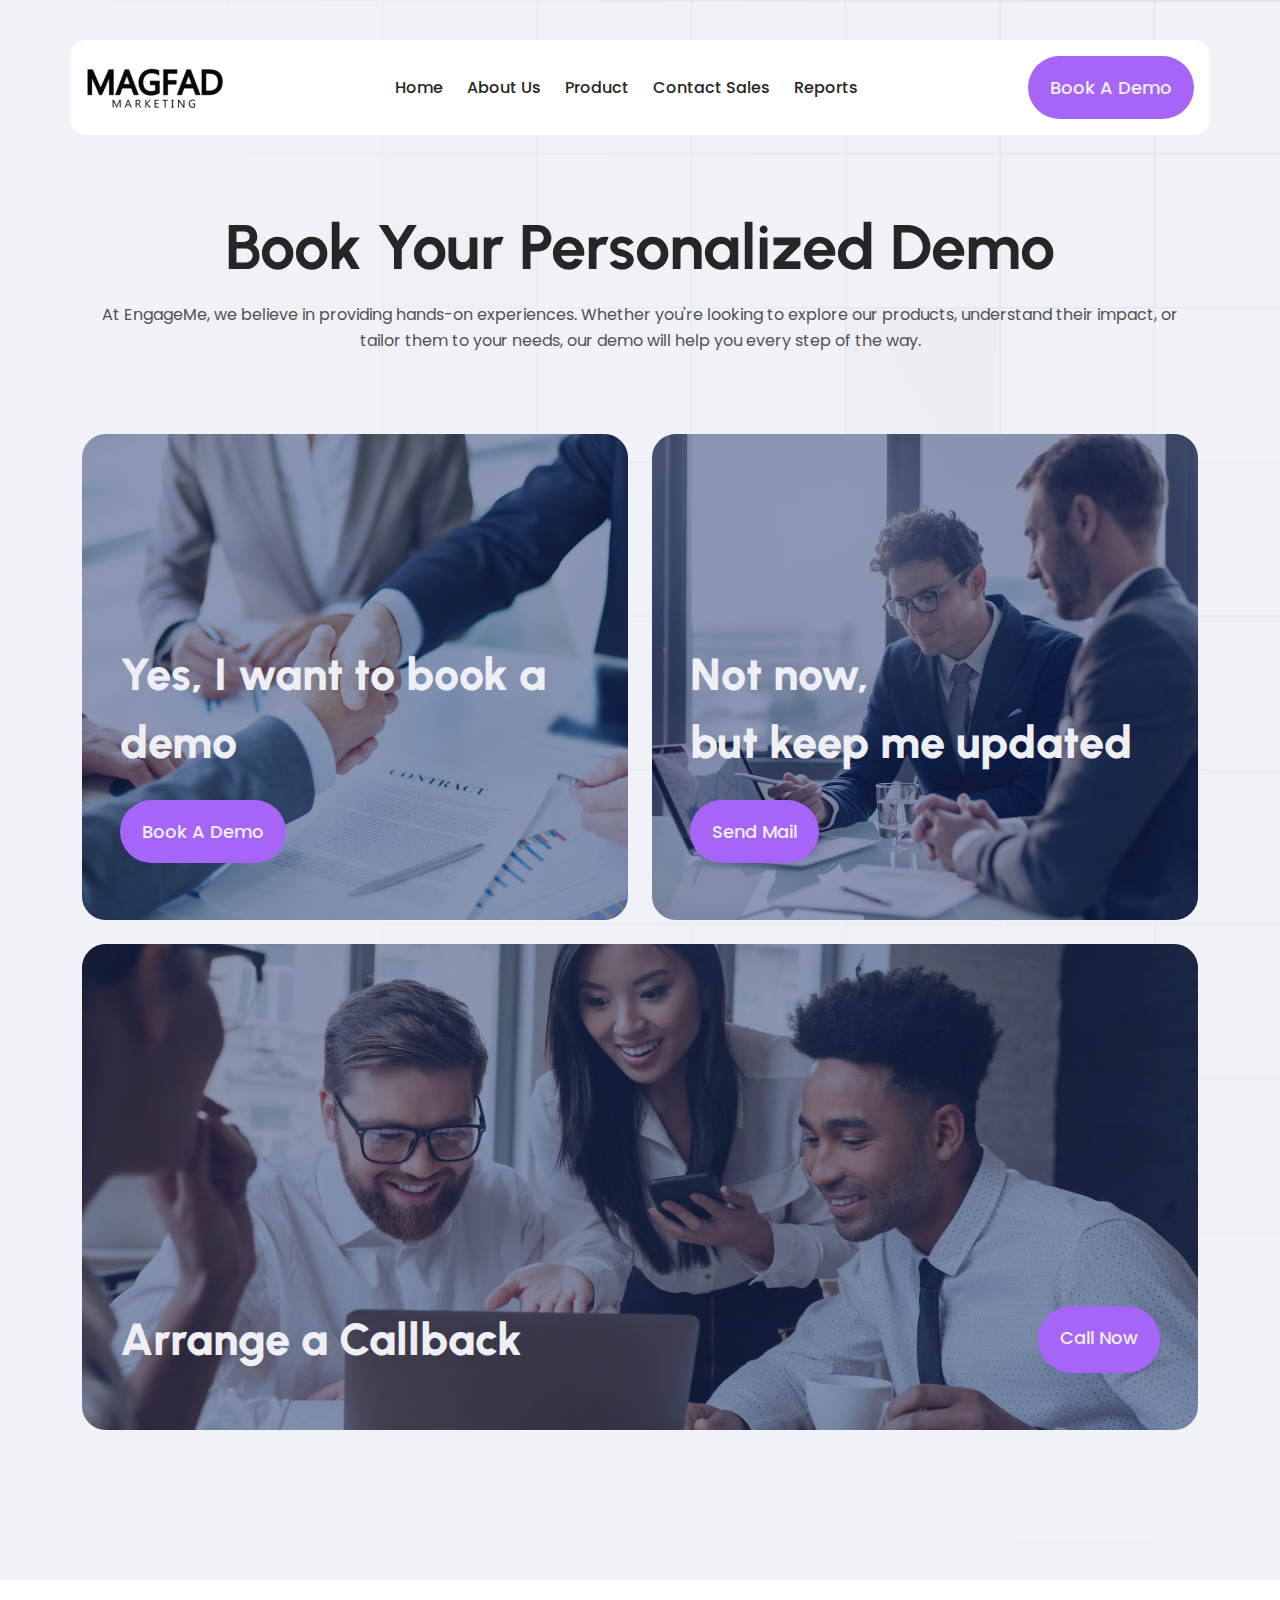
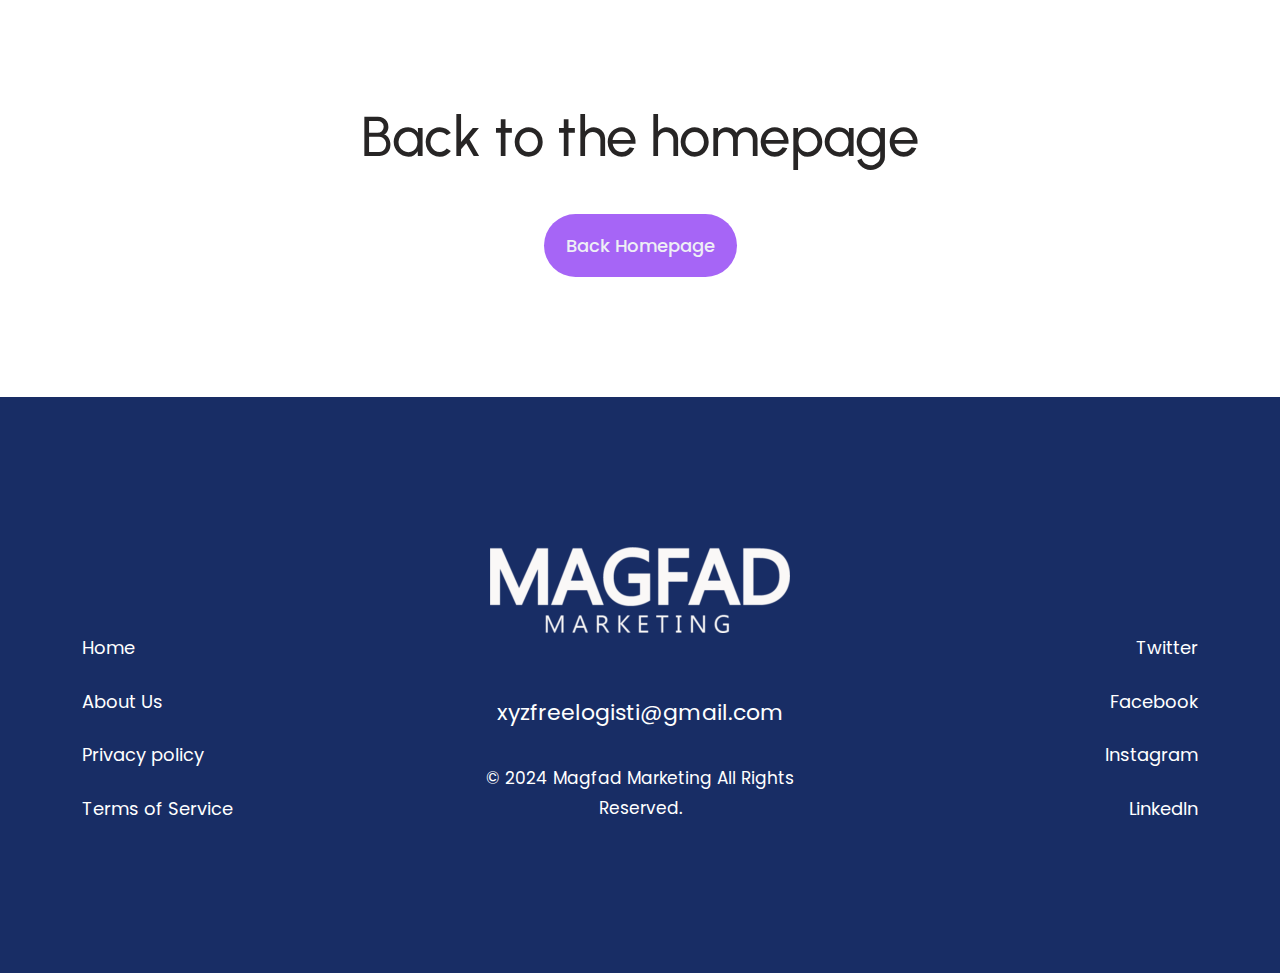
<file: demo.html>
<!DOCTYPE html>
<html lang="en">

<head>
  <meta charset="UTF-8" />
  <meta name="viewport" content="width=device-width, initial-scale=1 , maximum-scale=1" />
  <title>Demo</title>

  <!-- ==== All Css Links ==== -->
  <link rel="stylesheet" type="text/css" href="assets/css/plugins/bootstrap.min.css" />
  <link rel="stylesheet" type="text/css" href="assets/css/plugins/aos.css" />
  <link rel="stylesheet" type="text/css" href="assets/css/plugins/owl.carousel.min.css" />
  <link rel="stylesheet" type="text/css" href="assets/css/plugins/owl.theme.default.min.css" />
  <link rel="stylesheet" type="text/css" href="assets/css/plugins/magnific-popup.min.css" />
  <link rel="stylesheet" type="text/css" href="assets/css/plugins/nice-select.min.css" />
  <link rel="stylesheet" href="assets/css/plugins/all.min.css">
  <link rel="stylesheet" href="assets/css/plugins/fontawesome.min.css">

  <!-- All custom CSS Links -->
  <link rel="stylesheet" type="text/css" href="assets/css/helper.css" />
  <link rel="stylesheet" type="text/css" href="assets/css/style.css" />
  <link rel="stylesheet" type="text/css" href="assets/css/responsive.css" />
</head>

<body>

  <!-- mobile header -->
  <div class="mobile-header d-flex align-items-center justify-content-between p-4 d-none">
    <a href="./index.html" class="mobile-logo">
      <img src="./assets/images/logo.png" alt="logo">
    </a>
    <div class="mobile-menu">
      <svg xmlns="http://www.w3.org/2000/svg" width="28" height="28" viewBox="0 0 24 24" fill="none">
        <path d="M3 7H21" stroke="" stroke-width="1.5" stroke-linecap="round" />
        <path d="M3 12H21" stroke="" stroke-width="1.5" stroke-linecap="round" />
        <path d="M3 17H21" stroke="" stroke-width="1.5" stroke-linecap="round" />
      </svg>
    </div>
  </div>
  <!-- mobile header -->

  <!-- header area starts -->
  <header>
    <div class="container header-main bg-white">
      <a href="index.html" class="logo">
        <img src="./assets/images/logo.png" alt="" srcset="">
      </a>
      <span class="close-sidebar-btn">
        <svg xmlns="http://www.w3.org/2000/svg" width="20px" height="20px" viewBox="0 0 384 512">
          <path
            d="M342.6 150.6c12.5-12.5 12.5-32.8 0-45.3s-32.8-12.5-45.3 0L192 210.7 86.6 105.4c-12.5-12.5-32.8-12.5-45.3 0s-12.5 32.8 0 45.3L146.7 256 41.4 361.4c-12.5 12.5-12.5 32.8 0 45.3s32.8 12.5 45.3 0L192 301.3 297.4 406.6c12.5 12.5 32.8 12.5 45.3 0s12.5-32.8 0-45.3L237.3 256 342.6 150.6z" />
        </svg>
      </span>
      <div class="menu-area">
        <a class="color-black text-reg fw-500 text-center text-capitalize" href="index.html">Home</a>
        <a class="color-black text-reg fw-500 text-center text-capitalize" href="aboutUs.html">About Us</a>
        <a class="color-black text-reg fw-500 text-center text-capitalize" href="product.html">Product</a>
        <a class="color-black text-reg fw-500 text-center text-capitalize" href="contact.html">Contact Sales</a>
        <a class="color-black text-reg fw-500 text-center text-capitalize" href="report.html">Reports</a>
      </div>
      <a href="demo.html" class="common-btn fw-500 text-reg text-center bg-light-blue color-light-white">Book a Demo</a>
    </div>
  </header>
  <!-- header area ends -->

  <!-- main area starts -->
  <main>
    <!-- banner area starts -->
    <section class="home-hero-section">
      <div class="container">
        <div class="home-area-content-wrapper">
          <h1 class="text-xlg fw-700 text-center color-black">Book Your Personalized Demo</h1>
          <p class="common-para text-center">At EngageMe, we believe in providing hands-on experiences. Whether you're looking to explore our products, understand their impact, or tailor them to your needs, our demo will help you every step of the way.</p>
        </div>
        <div class="demo-hero-card-wrapper mt-80">
          <div class="demo-card-item">
            <div class="demo-card-img-area">
                <img src="./assets/images/demo-card-1.png" alt="demo-img" srcset="">
            </div>
            <div class="demo-card-text">
                <h2 class="color-light-white text-lg fw-800">Yes, I want to book a demo</h2>
                <a class="common-btn" href="">Book a demo</a>
            </div>
            <div class="overlay-color"></div>
          </div>
          <div class="demo-card-item">
            <div class="demo-card-img-area">
                <img src="./assets/images/demo-card-2.png" alt="demo-img" srcset="">
            </div>
            <div class="demo-card-text">
                <h2 class="color-light-white text-lg fw-800">Not now, <br class="d-none d-md-block">
                    but keep me updated</h2>
                <a class="common-btn" href="mailto:sales@magfadmarketing.com">Send mail</a>
            </div>
            <div class="overlay-color"></div>
          </div>
          <div class="demo-card-item">
            <div class="demo-card-img-area">
                <img src="./assets/images/demo-card-3.png" alt="demo-img" srcset="">
            </div>
            <div class="demo-card-text third-demo-card-text justify-content-between">
                <h2 class="color-light-white text-lg fw-800">Arrange a Callback</h2>
                <a class="common-btn" href="tel:(+42) 235 - 2345 - 789">Call now</a>
            </div>
            <div class="overlay-color"></div>
          </div>
        </div>
      </div>
    </section>
    <!-- banner area ends -->

            <!-- See Our solution section start -->
            <div class="demo-index-section">
                    <div class="book-a-demo-area-2 d-flex align-items-center justify-content-center bg-white flex-column">
                        <h2 class="common-heading text-center">Back to the homepage</h2>
                        <a href="index.html" class="common-btn">
                            Back Homepage
                        </a>
                      </div>
             </div>
            <!-- See Our solution section end -->

<!-- video pop up start -->
    <div class="video-container">
      <div class="video-wrapper">
        <div class="video-controls">
          <!-- <button id="expand">Expand</button> -->
          <button id="close-video">
            <svg
              xmlns="http://www.w3.org/2000/svg"
              width="24"
              height="24"
              viewBox="0 0 24 24"
              fill="white"
            >
              <g clip-path="url(#clip0_13028_2139)">
                <path
                  d="M18 6L6 18"
                  stroke="white"
                  stroke-width="2"
                  stroke-linecap="round"
                  stroke-linejoin="round"
                />
                <path
                  d="M6 6L18 18"
                  stroke="white"
                  stroke-width="2"
                  stroke-linecap="round"
                  stroke-linejoin="round"
                />
              </g>
              <defs>
                <clipPath id="clip0_13028_2139">
                  <rect width="24" height="24" fill="white" />
                </clipPath>
              </defs>
            </svg>
          </button>
          <button id="play-pause">
            <svg
              xmlns="http://www.w3.org/2000/svg"
              width="32"
              height="32"
              viewBox="0 0 32 32"
              fill="white"
            >
              <path
                d="M14.2 25.48V6.52C14.2 4.72 13.44 4 11.52 4H6.68C4.76 4 4 4.72 4 6.52V25.48C4 27.28 4.76 28 6.68 28H11.52C13.44 28 14.2 27.28 14.2 25.48Z"
                fill="#FDFDFE"
              />
              <path
                d="M28.0008 25.48V6.52C28.0008 4.72 27.2408 4 25.3208 4H20.4808C18.5741 4 17.8008 4.72 17.8008 6.52V25.48C17.8008 27.28 18.5608 28 20.4808 28H25.3208C27.2408 28 28.0008 27.28 28.0008 25.48Z"
                fill="#FDFDFE"
              />
            </svg>
          </button>
          <button id="mute-unmute">
            <svg
              xmlns="http://www.w3.org/2000/svg"
              width="40"
              height="40"
              viewBox="0 0 40 40"
              fill="white"
            >
              <path
                d="M3.33203 16.9323V23.5989C3.33203 26.9323 4.9987 28.5989 8.33203 28.5989H10.7154C11.332 28.5989 11.9487 28.7823 12.482 29.0989L17.3487 32.1489C21.5487 34.7823 24.9987 32.8656 24.9987 27.9156V12.6156C24.9987 7.64893 21.5487 5.74893 17.3487 8.38227L12.482 11.4323C11.9487 11.7489 11.332 11.9323 10.7154 11.9323H8.33203C4.9987 11.9323 3.33203 13.5989 3.33203 16.9323Z"
                stroke="white"
                stroke-width="1.5"
              />
              <path
                d="M36.6664 23.5326L30.0664 16.9326"
                stroke="white"
                stroke-width="1.5"
                stroke-miterlimit="10"
                stroke-linecap="round"
                stroke-linejoin="round"
              />
              <path
                d="M36.6 16.999L30 23.599"
                stroke="white"
                stroke-width="1.5"
                stroke-miterlimit="10"
                stroke-linecap="round"
                stroke-linejoin="round"
              />
            </svg>
          </button>
        </div>
        <video id="interactive-video" muted>
          <source
            src="./assets/videos/video1.mp4"
            type="video/mp4"
          />
          Your browser does not support the video tag.
        </video>
        <div class="video-buttons">
                  <a href="aboutUs.html">About Us</a>
                  <a href="contact.html">Contact Us</a>
        </div>
      </div>
    </div>


  </main>
  <!-- main area ends -->

  <!-- footer area starts -->
  <footer class="common-padding bg-blue">
    <div class="container">
      <a href="index.html">
        <div class="footer-logo-area">
          <img src="./assets/images/logo-white.png" alt="footer-logo" srcset="">
        </div>
      </a>
      <div class="footer-section">
        <div class="footer-col footer-menu-col  ">
          <a href="index.html">Home</a>
          <a href="aboutUs.html">About Us</a>
          <a href="#">Privacy policy</a>
          <a href="#">Terms of Service</a>
        </div>
        <div class="footer-col footer-middle-col">
          <div class="footer-mail-copywrite">
            <p>
            <a class="fw-400 text-md text-center" href="mailto:someone@example.com">xyzfreelogisti@gmail.com</a>
          </p>
          <p class="copywrite fw-400 text-reg2 text-center">© 2024 Magfad Marketing All Rights Reserved.</p>
          </div>
          

        </div>

        <div class="footer-col footer-menu-col  footer-menu-col-2">
          <a href="#">Twitter</a>
          <a href="#">Facebook</a>
          <a href="#">Instagram</a>
          <a href="#">LinkedIn</a>
        </div>
      </div>
    </div> 

  </footer>
  <!-- footer area ends -->

  <!-- ==== All Js Links ==== -->
  <script src="assets/js/jquery-3.7.1.min.js"></script>
  <script src="assets/js/plugins.js"></script>
  <script src="assets/js/owl.carousel.min.js"></script>
  <script src="assets/js/main.js"></script>
</body>

</html>
</file>
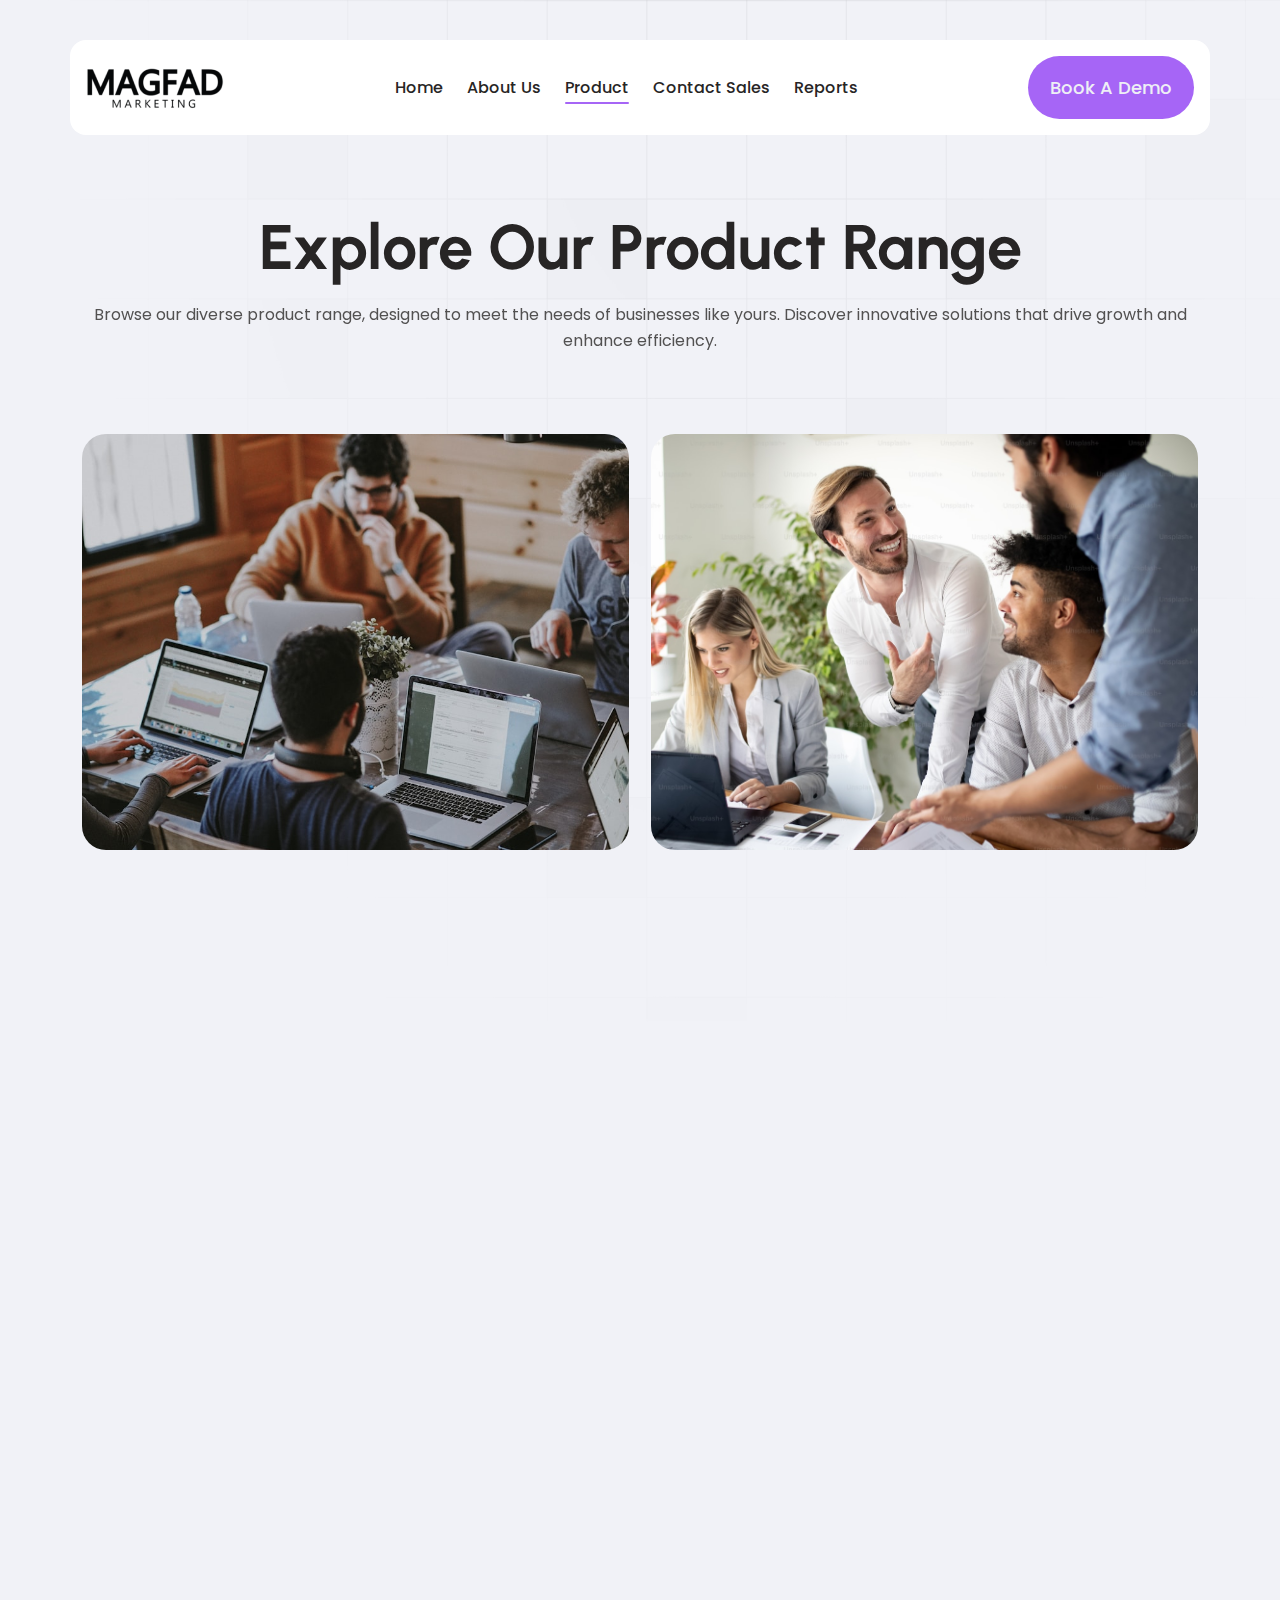
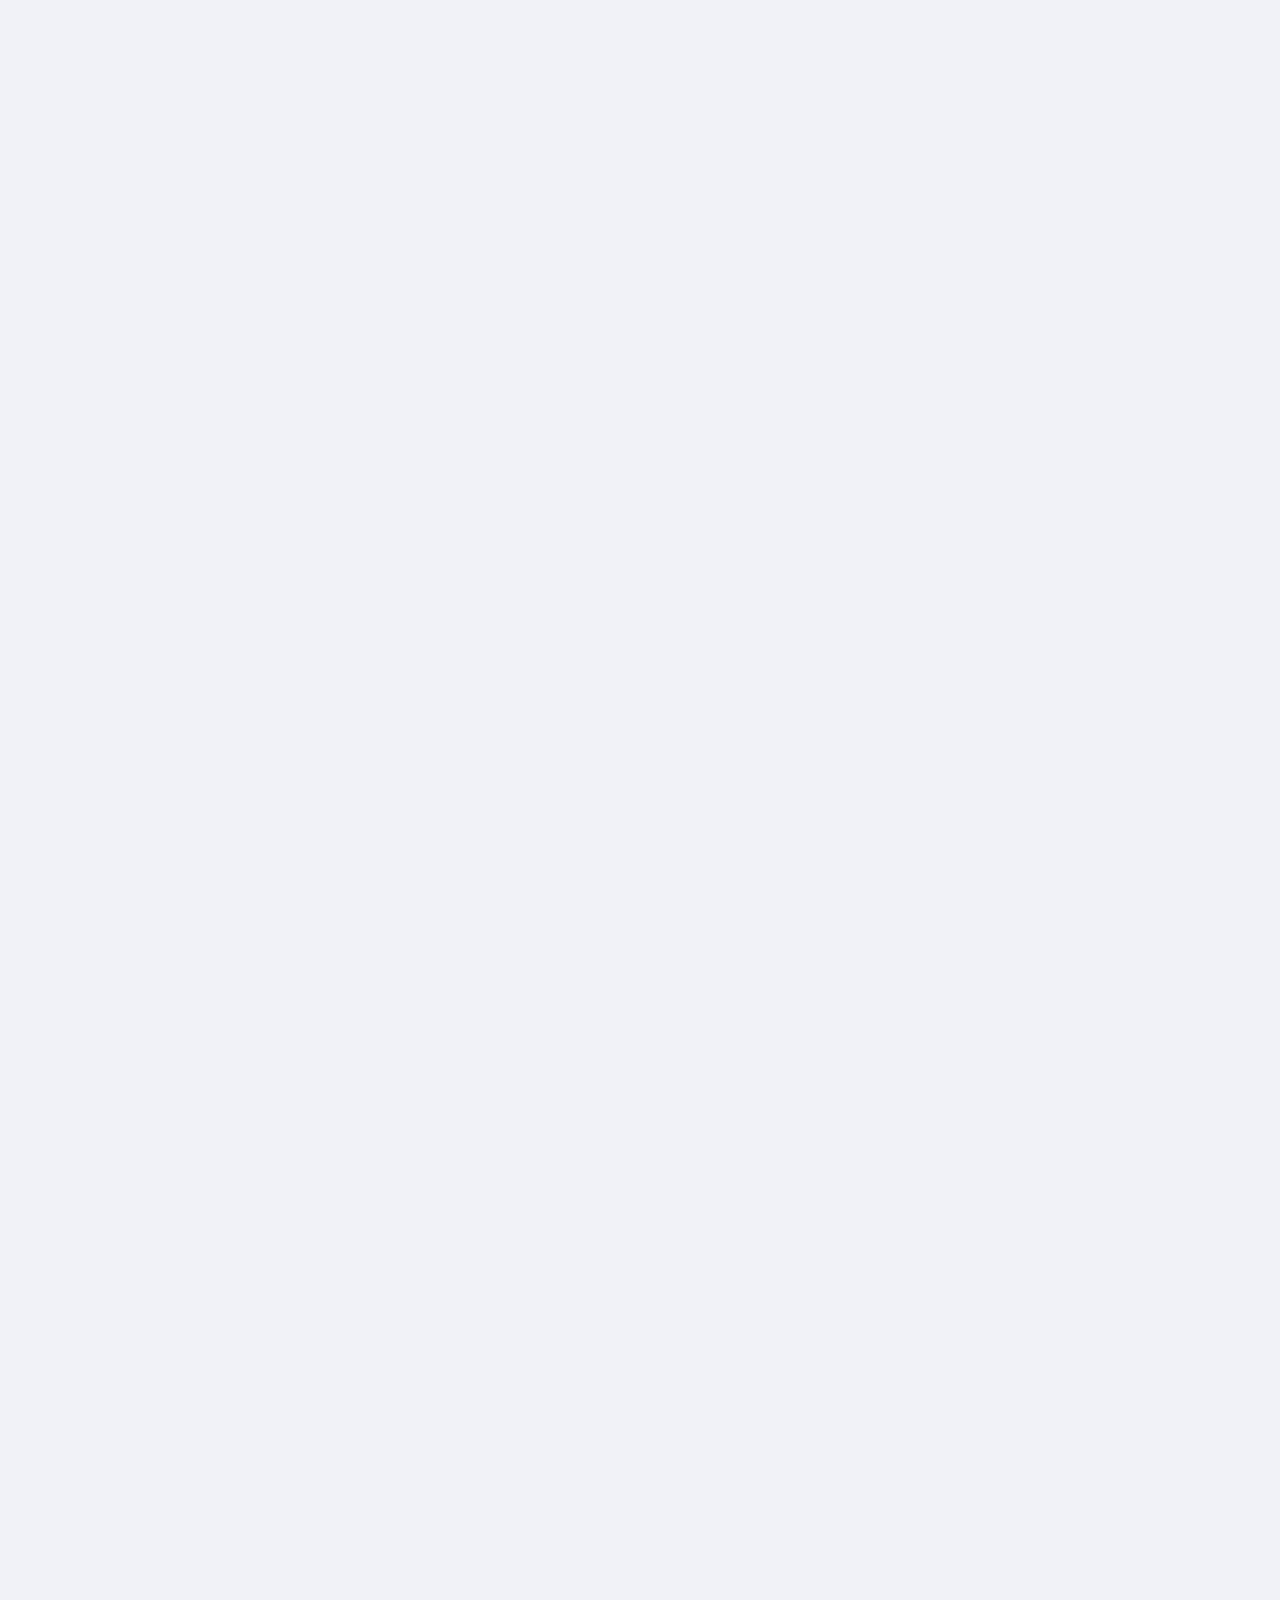
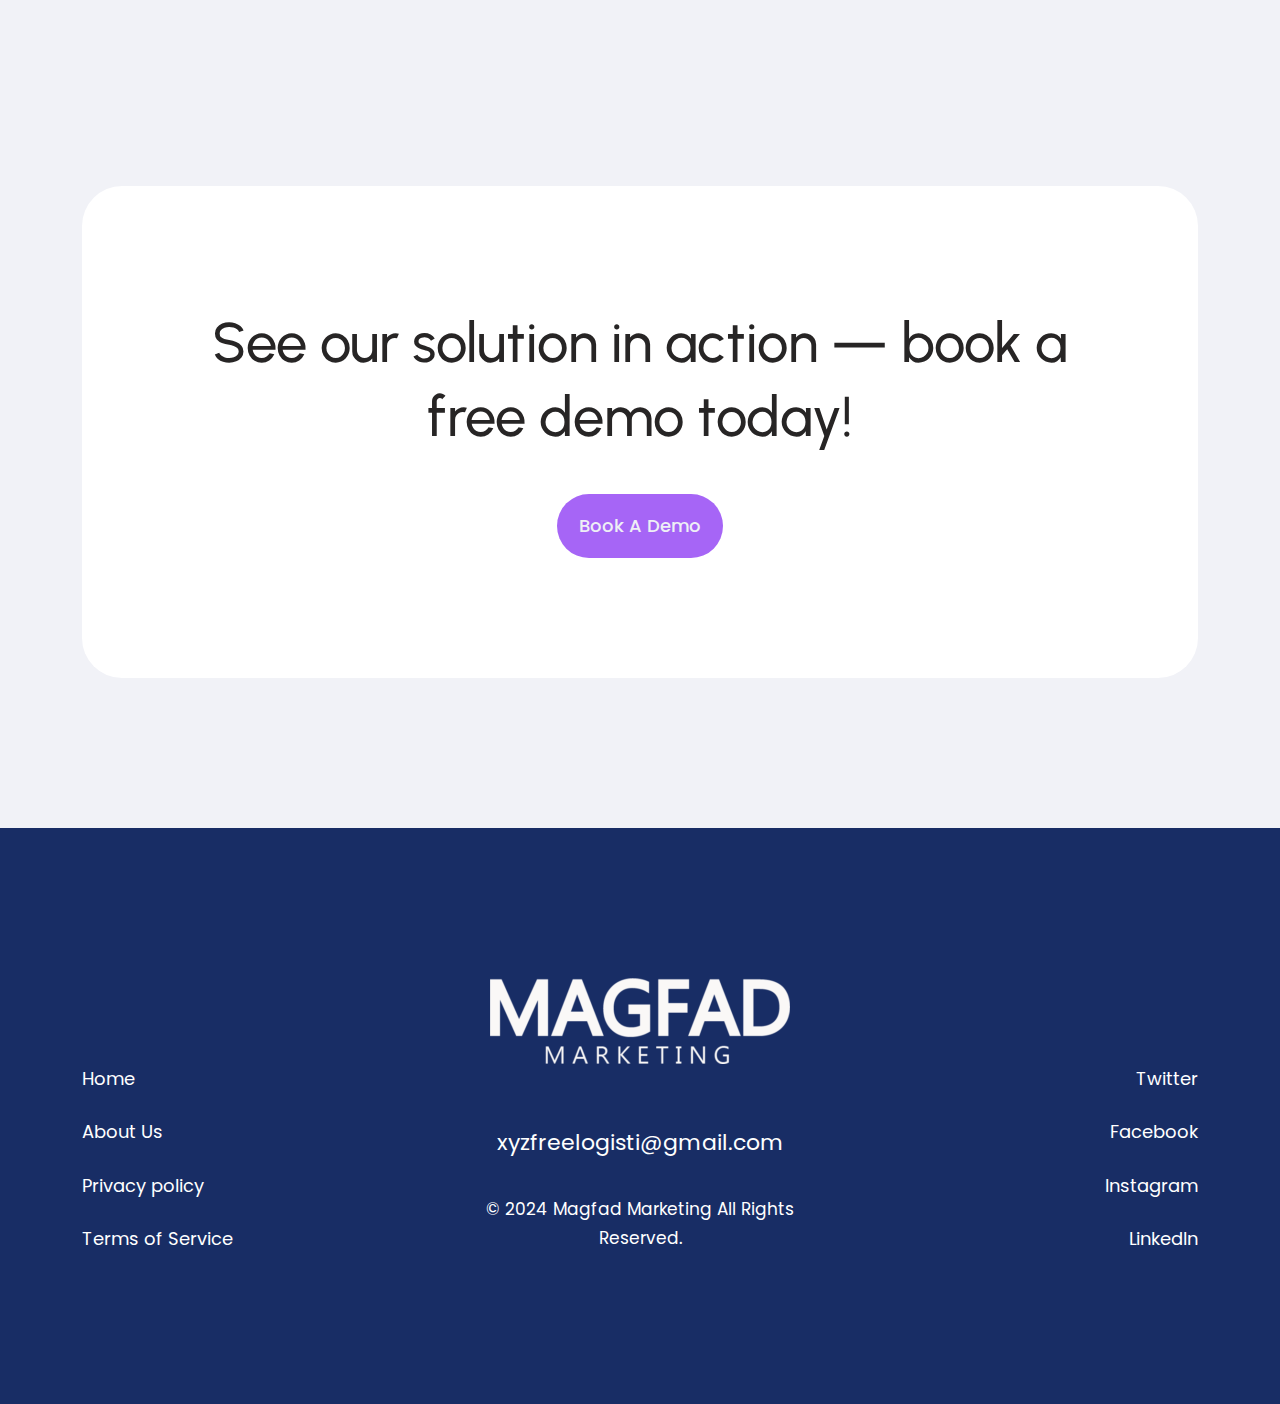
<file: product.html>
<!DOCTYPE html>
<html lang="en">
  <head>
    <meta charset="UTF-8" />
    <meta
      name="viewport"
      content="width=device-width, initial-scale=1 , maximum-scale=1"
    />
    <title>Product</title>

    <!-- ==== All Css Links ==== -->
    <link
      rel="stylesheet"
      type="text/css"
      href="assets/css/plugins/bootstrap.min.css"
    />
    <link rel="stylesheet" type="text/css" href="assets/css/plugins/aos.css" />
    <link
      rel="stylesheet"
      type="text/css"
      href="assets/css/plugins/owl.carousel.min.css"
    />
    <link
      rel="stylesheet"
      type="text/css"
      href="assets/css/plugins/owl.theme.default.min.css"
    />
    <link
      rel="stylesheet"
      type="text/css"
      href="assets/css/plugins/magnific-popup.min.css"
    />
    <link
      rel="stylesheet"
      type="text/css"
      href="assets/css/plugins/nice-select.min.css"
    />
    <link rel="stylesheet" href="assets/css/plugins/all.min.css" />
    <link rel="stylesheet" href="assets/css/plugins/fontawesome.min.css" />

    <!-- All custom CSS Links -->
    <link rel="stylesheet" type="text/css" href="assets/css/helper.css" />
    <link rel="stylesheet" type="text/css" href="assets/css/style.css" />
    <link rel="stylesheet" type="text/css" href="assets/css/responsive.css" />
  </head>

  <body>
    <!-- mobile header -->
    <div
      class="mobile-header d-flex align-items-center justify-content-between p-4 d-none"
    >
      <a href="./index.html" class="mobile-logo">
        <img src="./assets/images/logo.png" alt="logo" />
      </a>
      <div class="mobile-menu">
        <svg
          xmlns="http://www.w3.org/2000/svg"
          width="28"
          height="28"
          viewBox="0 0 24 24"
          fill="none"
        >
          <path
            d="M3 7H21"
            stroke=""
            stroke-width="1.5"
            stroke-linecap="round"
          />
          <path
            d="M3 12H21"
            stroke=""
            stroke-width="1.5"
            stroke-linecap="round"
          />
          <path
            d="M3 17H21"
            stroke=""
            stroke-width="1.5"
            stroke-linecap="round"
          />
        </svg>
      </div>
    </div>
    <!-- mobile header -->

    <!-- header area starts -->
    <header>
      <div class="container header-main bg-white">
        <a href="index.html" class="logo">
          <img src="./assets/images/logo.png" alt="" srcset="" />
        </a>
        <span class="close-sidebar-btn">
            <svg
              xmlns="http://www.w3.org/2000/svg"
              width="20px"
              height="20px"
              viewBox="0 0 384 512"
            >
              <path
                d="M342.6 150.6c12.5-12.5 12.5-32.8 0-45.3s-32.8-12.5-45.3 0L192 210.7 86.6 105.4c-12.5-12.5-32.8-12.5-45.3 0s-12.5 32.8 0 45.3L146.7 256 41.4 361.4c-12.5 12.5-12.5 32.8 0 45.3s32.8 12.5 45.3 0L192 301.3 297.4 406.6c12.5 12.5 32.8 12.5 45.3 0s12.5-32.8 0-45.3L237.3 256 342.6 150.6z"
              />
            </svg>
          </span>
        <div class="menu-area">
          <a
            class="color-black text-reg fw-500 text-center text-capitalize"
            href="index.html"
            >Home</a
          >
          <a
            class="color-black text-reg fw-500 text-center text-capitalize"
            href="aboutUs.html"
            >About Us</a
          >
          <a
            class="color-black text-reg fw-500 text-center text-capitalize active-navlink"
            href="product.html"
            >Product</a
          >
          <a
            class="color-black text-reg fw-500 text-center text-capitalize"
            href="contact.html"
            >Contact Sales</a
          >
          <a
            class="color-black text-reg fw-500 text-center text-capitalize"
            href="report.html"
            >Reports</a
          >
        </div>
        <a
          href="demo.html"
          class="common-btn fw-500 text-reg text-center bg-light-blue color-light-white"
          >Book a Demo</a
        >
      </div>
    </header>
    <!-- header area ends -->

    <!-- main area starts -->
    <main>
      <!-- banner area starts -->
      <section class="home-hero-section">
        <div class="container">
          <div class="home-area-content-wrapper">
            <h1
              class="text-xlg fw-700 text-center color-black"
              data-aos="fade-down"
              data-aos-duration="1000"
            >
              Explore Our Product Range
            </h1>
            <p
              class="common-para text-center"
              data-aos="fade-up"
              data-aos-duration="1500"
            >
              Browse our diverse product range, designed to meet the needs of
              businesses like yours. Discover innovative solutions that drive
              growth and enhance efficiency.
            </p>
          </div>
          <div class="home-hero-card-wrapper product-hero-card-wrapper">
            <div
              class="home-hero-card"
              data-aos="zoom-in"
              data-aos-duration="1000"
            >
              <img
                class="home-hero-card-img"
                src="./assets/images/product-1.jpg"
                alt=""
                srcset=""
              />
            </div>
            <div
              class="home-hero-card"
              data-aos="zoom-in"
              data-aos-duration="1000"
            >
              <img
                class="home-hero-card-img"
                src="./assets/images/product-2.jpg"
                alt=""
                srcset=""
              />
            </div>
          </div>
        </div>
      </section>
      <!-- banner area ends -->

      <!-- our product area start -->
      <section class="why-choose-section our-product-section">
        <div
          class="common-heading fw-800 text-center mb-3"
          data-aos="fade-down"
          data-aos-duration="1000"
        >
          Our Product
        </div>
        <p
          class="commonm-para text-center common-heading-para mb-5"
          data-aos="fade-up"
          data-aos-duration="1500"
        >
          Discover our product offerings, meticulously crafted to deliver
          quality and performance. Each item is designed to meet your specific
          needs, ensuring you find the perfect solution for your business.
        </p>
        <div class="container">
          <div class="our-product-wrapper color-blue">
            <div
              class="why-choose-content-wrapper d-flex justify-content-between align-items-center"
            >
              <div
                class="img-col common-col"
                data-aos="fade-right"
                data-aos-duration="1500"
              >
                <div class="img-col-area">
                  <img src="assets/images/product-3.png" alt="" srcset="" />
                </div>
              </div>
              <div
                class="text-col common-col"
                data-aos="fade-left"
                data-aos-duration="1500"
              >
                <h3 class="common-heading">INTEGRATED ENGAGEMENT</h3>
                <p class="common-para">
                  What is the best option for you? The increasing level of
                  digital dominance in most business operations has led a large
                  numbers of business owners and marketers to request for a
                  all-inclusive service that covers their entire marketing
                  processes from business strategy to technical implementation,
                  digital production to direct customer
                </p>
              </div>
            </div>
            <div
              class="why-choose-content-wrapper d-flex justify-content-between align-items-center"
            >
              <div
                class="img-col common-col"
                data-aos="fade-left"
                data-aos-duration="1500"
              >
                <div class="img-col-area">
                  <img src="assets/images/product-4.png" alt="" srcset="" />
                </div>
              </div>
              <div
                class="text-col common-col"
                data-aos="fade-right"
                data-aos-duration="1500"
              >
                <h3 class="common-heading">INTEGRATED ENGAGEMENT</h3>
                <p class="common-para">
                  What is the best option for you? The increasing level of
                  digital dominance in most business operations has led a large
                  numbers of business owners and marketers to request for a
                  all-inclusive service that covers their entire marketing
                  processes from business strategy to technical implementation,
                  digital production to direct customer
                </p>
              </div>
            </div>
            <div
              class="why-choose-content-wrapper d-flex justify-content-between align-items-center"
            >
              <div
                class="img-col common-col"
                data-aos="fade-right"
                data-aos-duration="1500"
              >
                <div class="img-col-area">
                  <img src="assets/images/product-5.png" alt="" srcset="" />
                </div>
              </div>
              <div
                class="text-col common-col"
                data-aos="fade-left"
                data-aos-duration="1500"
              >
                <h3 class="common-heading">INTEGRATED ENGAGEMENT</h3>
                <p class="common-para">
                  What is the best option for you? The increasing level of
                  digital dominance in most business operations has led a large
                  numbers of business owners and marketers to request for a
                  all-inclusive service that covers their entire marketing
                  processes from business strategy to technical implementation,
                  digital production to direct customer
                </p>
              </div>
            </div>
          </div>
        </div>
      </section>
      <!--  our product area End -->

      <!-- See Our solution section start -->
      <div class="see-our-solution-section common-padding">
        <div class="container">
          <div
            class="book-a-demo-area-2 d-flex align-items-center justify-content-center bg-white flex-column"
          >
            <h2 class="common-heading text-center">
              See our solution in action — book a free demo today!
            </h2>
            <a href="demo.html" class="common-btn"> Book a Demo </a>
          </div>
        </div>
      </div>
      <!-- See Our solution section end -->

      <!-- video pop up start -->
      <div class="video-container">
        <div class="video-wrapper">
          <div class="video-controls">
            <!-- <button id="expand">Expand</button> -->
            <button id="close-video">
              <svg
                xmlns="http://www.w3.org/2000/svg"
                width="24"
                height="24"
                viewBox="0 0 24 24"
                fill="white"
              >
                <g clip-path="url(#clip0_13028_2139)">
                  <path
                    d="M18 6L6 18"
                    stroke="white"
                    stroke-width="2"
                    stroke-linecap="round"
                    stroke-linejoin="round"
                  />
                  <path
                    d="M6 6L18 18"
                    stroke="white"
                    stroke-width="2"
                    stroke-linecap="round"
                    stroke-linejoin="round"
                  />
                </g>
                <defs>
                  <clipPath id="clip0_13028_2139">
                    <rect width="24" height="24" fill="white" />
                  </clipPath>
                </defs>
              </svg>
            </button>
            <button id="play-pause">
              <svg
                xmlns="http://www.w3.org/2000/svg"
                width="32"
                height="32"
                viewBox="0 0 32 32"
                fill="white"
              >
                <path
                  d="M14.2 25.48V6.52C14.2 4.72 13.44 4 11.52 4H6.68C4.76 4 4 4.72 4 6.52V25.48C4 27.28 4.76 28 6.68 28H11.52C13.44 28 14.2 27.28 14.2 25.48Z"
                  fill="#FDFDFE"
                />
                <path
                  d="M28.0008 25.48V6.52C28.0008 4.72 27.2408 4 25.3208 4H20.4808C18.5741 4 17.8008 4.72 17.8008 6.52V25.48C17.8008 27.28 18.5608 28 20.4808 28H25.3208C27.2408 28 28.0008 27.28 28.0008 25.48Z"
                  fill="#FDFDFE"
                />
              </svg>
            </button>
            <button id="mute-unmute">
              <svg
                xmlns="http://www.w3.org/2000/svg"
                width="40"
                height="40"
                viewBox="0 0 40 40"
                fill="white"
              >
                <path
                  d="M3.33203 16.9323V23.5989C3.33203 26.9323 4.9987 28.5989 8.33203 28.5989H10.7154C11.332 28.5989 11.9487 28.7823 12.482 29.0989L17.3487 32.1489C21.5487 34.7823 24.9987 32.8656 24.9987 27.9156V12.6156C24.9987 7.64893 21.5487 5.74893 17.3487 8.38227L12.482 11.4323C11.9487 11.7489 11.332 11.9323 10.7154 11.9323H8.33203C4.9987 11.9323 3.33203 13.5989 3.33203 16.9323Z"
                  stroke="white"
                  stroke-width="1.5"
                />
                <path
                  d="M36.6664 23.5326L30.0664 16.9326"
                  stroke="white"
                  stroke-width="1.5"
                  stroke-miterlimit="10"
                  stroke-linecap="round"
                  stroke-linejoin="round"
                />
                <path
                  d="M36.6 16.999L30 23.599"
                  stroke="white"
                  stroke-width="1.5"
                  stroke-miterlimit="10"
                  stroke-linecap="round"
                  stroke-linejoin="round"
                />
              </svg>
            </button>
          </div>
          <video id="interactive-video" muted>
            <source src="./assets/videos/video2.mp4" type="video/mp4" />
            Your browser does not support the video tag.
          </video>
          <div class="video-buttons">
            <a href="report.html">Reports</a>
            <a href="contact.html">Contact Us</a>
          </div>
        </div>
      </div>
    </main>
    <!-- main area ends -->

    <!-- footer area starts -->
    <footer class="common-padding bg-blue">
      <div class="container">
        <a href="index.html">
          <div class="footer-logo-area">
            <img
              src="./assets/images/logo-white.png"
              alt="footer-logo"
              srcset=""
            />
          </div>
        </a>
        <div class="footer-section">
          <div class="footer-col footer-menu-col">
            <a href="index.html">Home</a>
            <a href="aboutUs.html">About Us</a>
            <a href="#">Privacy policy</a>
            <a href="#">Terms of Service</a>
          </div>
          <div class="footer-col footer-middle-col">
            <div class="footer-mail-copywrite">
              <p>
                <a
                  class="fw-400 text-md text-center"
                  href="mailto:someone@example.com"
                  >xyzfreelogisti@gmail.com</a
                >
              </p>
              <p class="copywrite fw-400 text-reg2 text-center">
                © 2024 Magfad Marketing All Rights Reserved.
              </p>
            </div>
          </div>

          <div class="footer-col footer-menu-col footer-menu-col-2">
            <a href="#">Twitter</a>
            <a href="#">Facebook</a>
            <a href="#">Instagram</a>
            <a href="#">LinkedIn</a>
          </div>
        </div>
      </div>
    </footer>
    <!-- footer area ends -->

    <!-- ==== All Js Links ==== -->
    <script src="assets/js/jquery-3.7.1.min.js"></script>
    <script src="assets/js/plugins.js"></script>
    <script src="assets/js/owl.carousel.min.js"></script>
    <script src="assets/js/main.js"></script>
  </body>
</html>
</file>
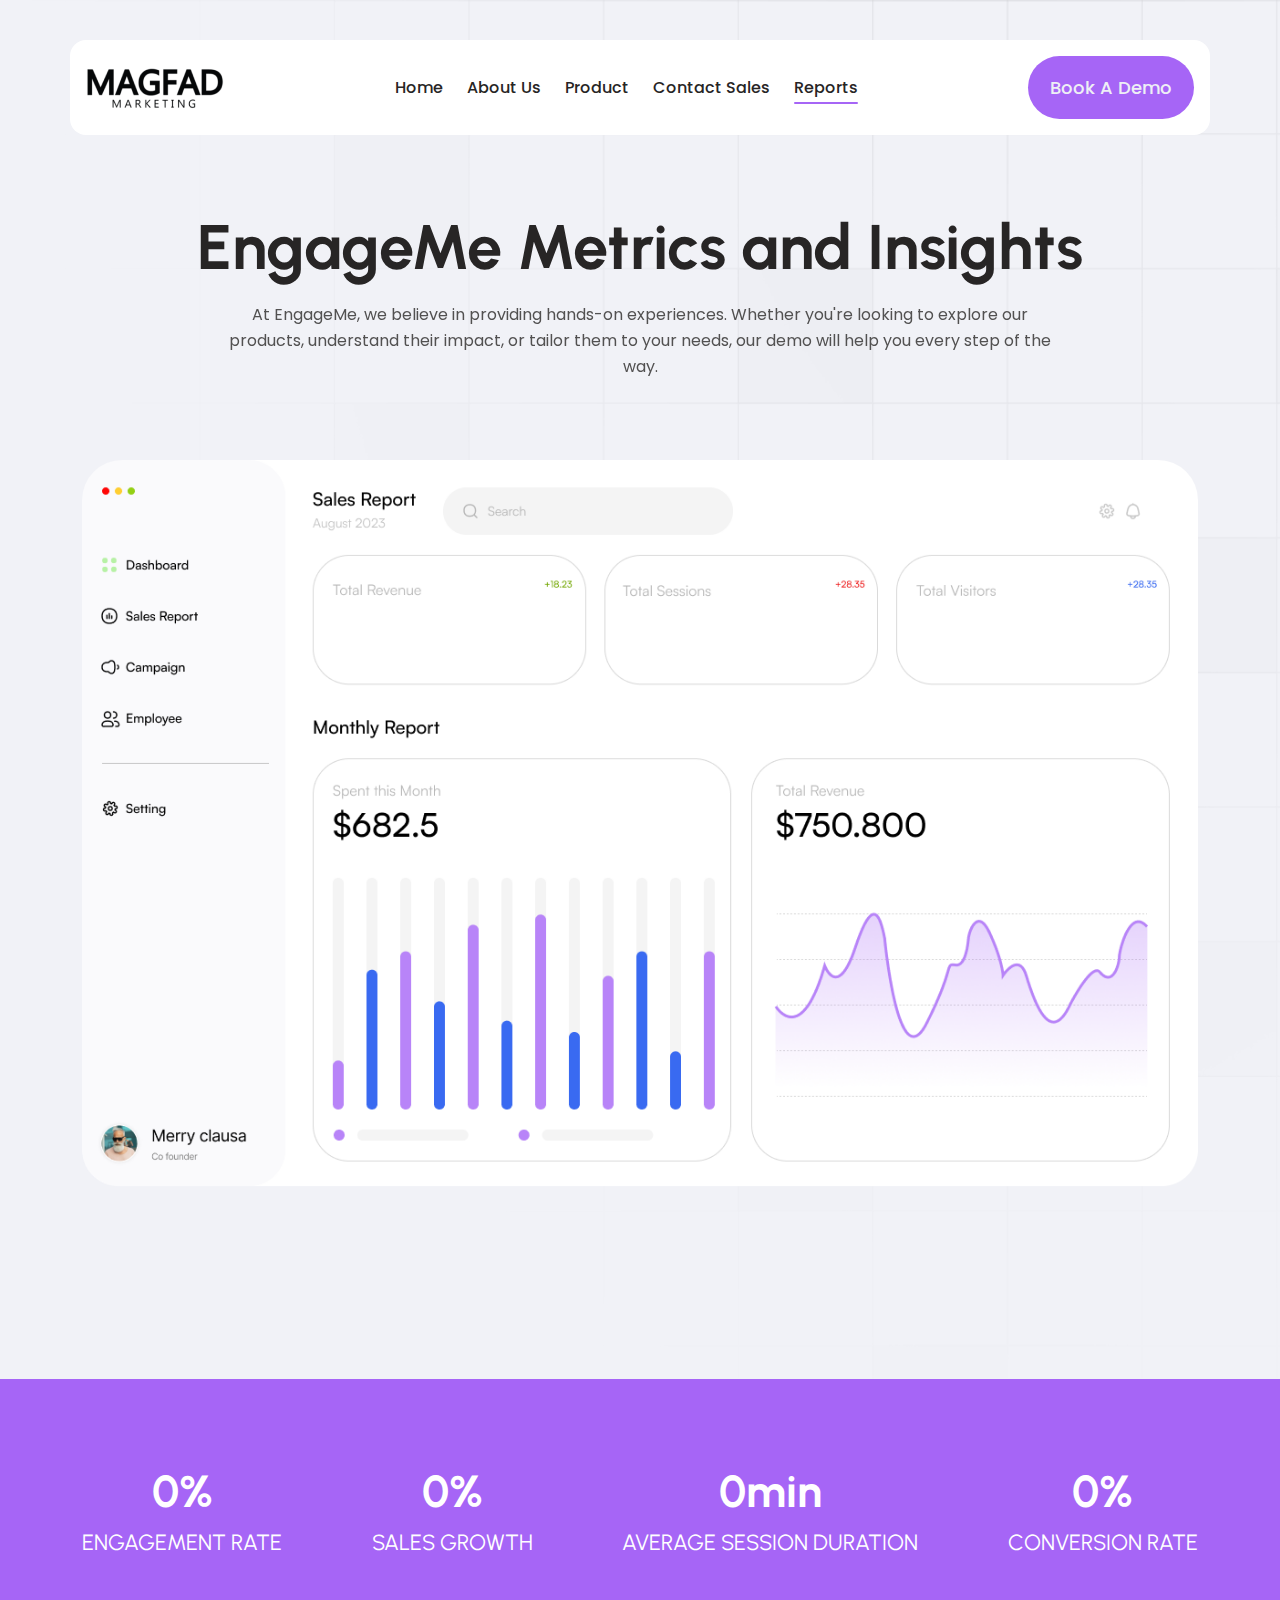
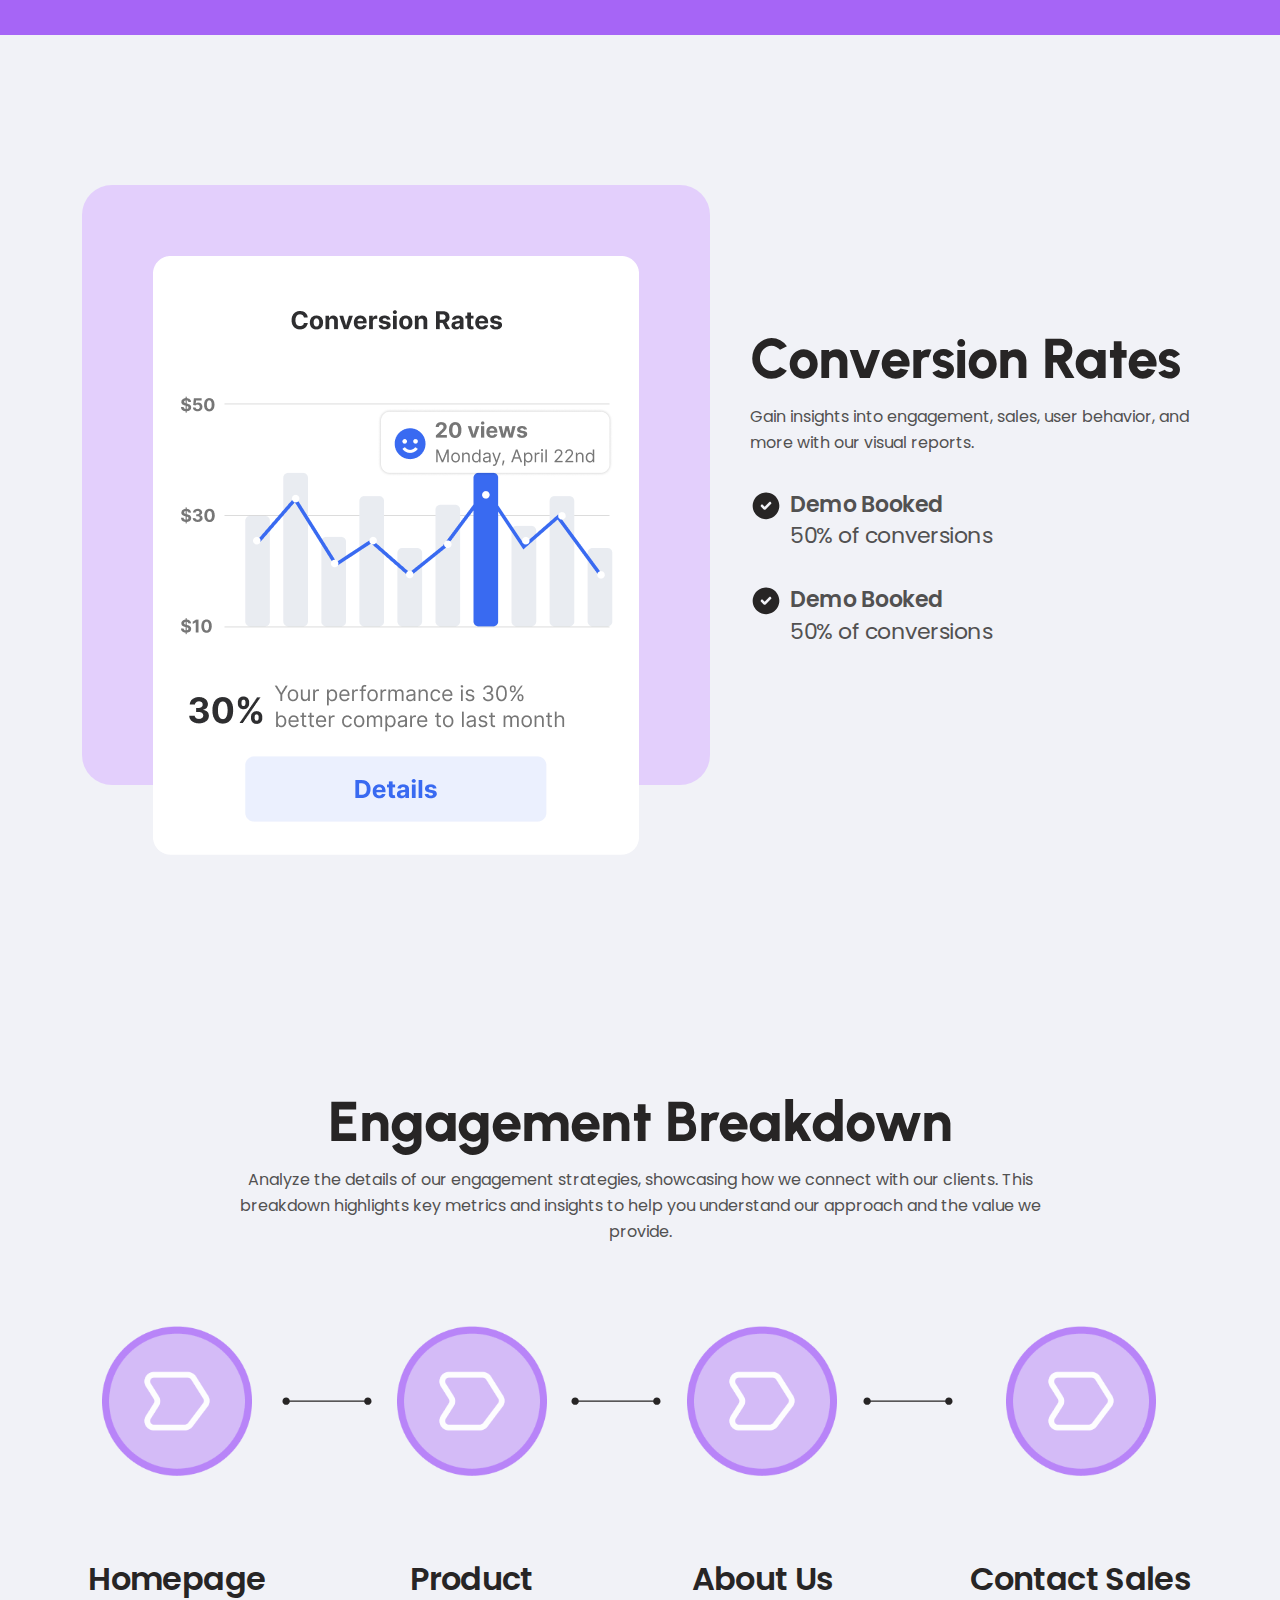
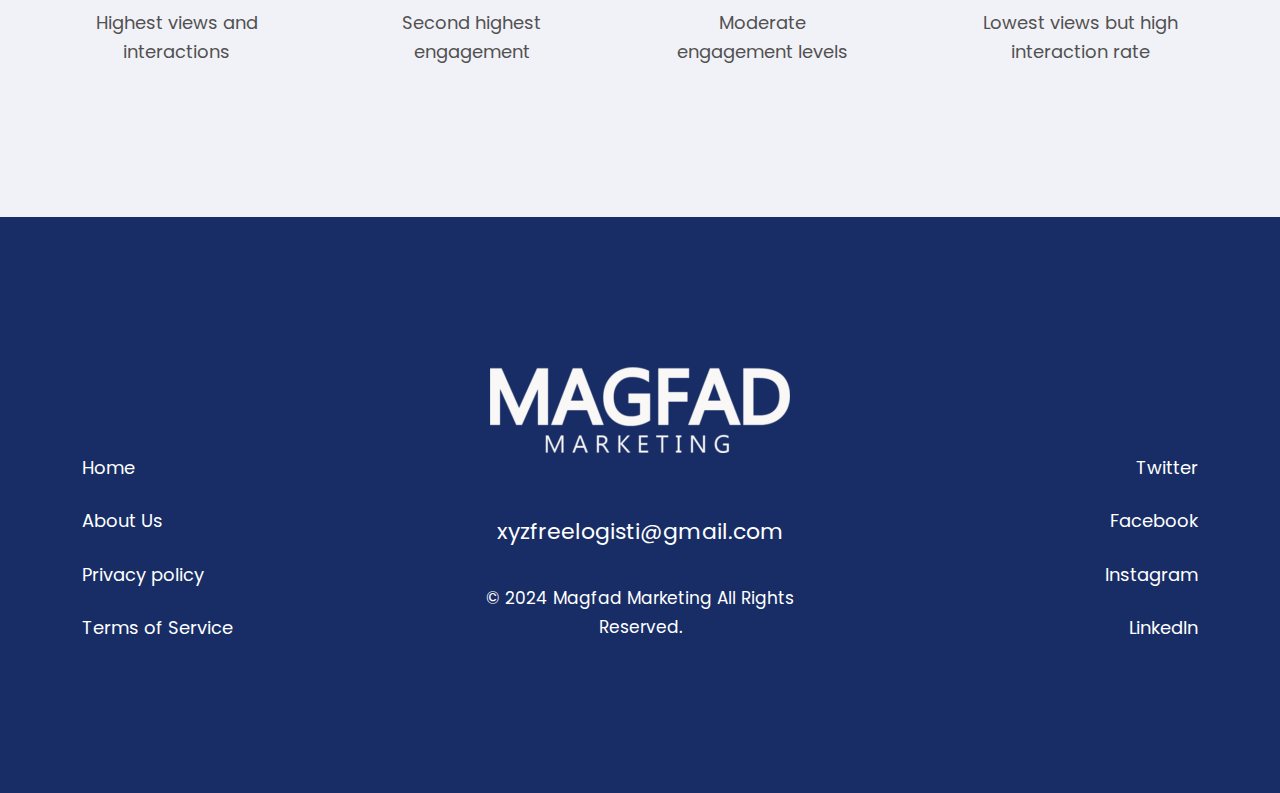
<file: report.html>
<!DOCTYPE html>
<html lang="en">
  <head>
    <meta charset="UTF-8" />
    <meta
      name="viewport"
      content="width=device-width, initial-scale=1 , maximum-scale=1"
    />
    <title>Report</title>

    <!-- ==== All Css Links ==== -->
    <link
      rel="stylesheet"
      type="text/css"
      href="assets/css/plugins/bootstrap.min.css"
    />
    <link rel="stylesheet" type="text/css" href="assets/css/plugins/aos.css" />
    <link
      rel="stylesheet"
      type="text/css"
      href="assets/css/plugins/owl.carousel.min.css"
    />
    <link
      rel="stylesheet"
      type="text/css"
      href="assets/css/plugins/owl.theme.default.min.css"
    />
    <link
      rel="stylesheet"
      type="text/css"
      href="assets/css/plugins/magnific-popup.min.css"
    />
    <link
      rel="stylesheet"
      type="text/css"
      href="assets/css/plugins/nice-select.min.css"
    />
    <link rel="stylesheet" href="assets/css/plugins/all.min.css" />
    <link rel="stylesheet" href="assets/css/plugins/fontawesome.min.css" />

    <!-- All custom CSS Links -->
    <link rel="stylesheet" type="text/css" href="assets/css/helper.css" />
    <link rel="stylesheet" type="text/css" href="assets/css/style.css" />
    <link rel="stylesheet" type="text/css" href="assets/css/responsive.css" />
  </head>

  <body>
    <!-- mobile header -->
    <div
      class="mobile-header d-flex align-items-center justify-content-between p-4 d-none"
    >
      <a href="./index.html" class="mobile-logo">
        <img src="./assets/images/logo.png" alt="logo" />
      </a>
      <div class="mobile-menu">
        <svg
          xmlns="http://www.w3.org/2000/svg"
          width="28"
          height="28"
          viewBox="0 0 24 24"
          fill="none"
        >
          <path
            d="M3 7H21"
            stroke=""
            stroke-width="1.5"
            stroke-linecap="round"
          />
          <path
            d="M3 12H21"
            stroke=""
            stroke-width="1.5"
            stroke-linecap="round"
          />
          <path
            d="M3 17H21"
            stroke=""
            stroke-width="1.5"
            stroke-linecap="round"
          />
        </svg>
      </div>
    </div>
    <!-- mobile header -->

    <!-- header area starts -->
    <header>
      <div class="container header-main bg-white">
        <a href="index.html" class="logo">
          <img src="./assets/images/logo.png" alt="" srcset="" />
        </a>
        <span class="close-sidebar-btn">
          <svg
            xmlns="http://www.w3.org/2000/svg"
            width="20px"
            height="20px"
            viewBox="0 0 384 512"
          >
            <path
              d="M342.6 150.6c12.5-12.5 12.5-32.8 0-45.3s-32.8-12.5-45.3 0L192 210.7 86.6 105.4c-12.5-12.5-32.8-12.5-45.3 0s-12.5 32.8 0 45.3L146.7 256 41.4 361.4c-12.5 12.5-12.5 32.8 0 45.3s32.8 12.5 45.3 0L192 301.3 297.4 406.6c12.5 12.5 32.8 12.5 45.3 0s12.5-32.8 0-45.3L237.3 256 342.6 150.6z"
            />
          </svg>
        </span>
        <div class="menu-area">
          <a
            class="color-black text-reg fw-500 text-center text-capitalize"
            href="index.html"
            >Home</a
          >
          <a
            class="color-black text-reg fw-500 text-center text-capitalize"
            href="aboutUs.html"
            >About Us</a
          >
          <a
            class="color-black text-reg fw-500 text-center text-capitalize"
            href="product.html"
            >Product</a
          >
          <a
            class="color-black text-reg fw-500 text-center text-capitalize"
            href="contact.html"
            >Contact Sales</a
          >
          <a
            class="color-black text-reg fw-500 text-center text-capitalize active-navlink"
            href="report.html"
            >Reports</a
          >
        </div>
        <a
          href="demo.html"
          class="common-btn fw-500 text-reg text-center bg-light-blue color-light-white"
          >Book a Demo</a
        >
      </div>
    </header>
    <!-- header area ends -->

    <!-- main area starts -->
    <main>
      <!-- banner area starts -->
      <section class="home-hero-section">
        <div class="container">
          <div class="home-area-content-wrapper">
            <h1
              class="text-xlg fw-700 text-center color-black"
              data-aos="fade-down"
              data-aos-duration="1000"
            >
              EngageMe Metrics and Insights
            </h1>
            <p
              class="common-para text-center w-75 mx-auto report-subtitle"
              data-aos="fade-up"
              data-aos-duration="1500"
            >
              At EngageMe, we believe in providing hands-on experiences. Whether
              you're looking to explore our products, understand their impact,
              or tailor them to your needs, our demo will help you every step of
              the way.
            </p>
          </div>
          <div class="mt-80 dashboard-img-area">
            <img src="./assets/images/dashboard.png" alt="" srcset="" />
          </div>
        </div>
      </section>
      <!-- banner area ends -->

      <!-- countdown start -->
      <section class="countdown-section bg-light-blue">
        <div class="container">
          <div class="tm-counter-content-wrapper">
            <div class="tm-counter" data-target="75" data-speed="2000">
              <span class="tm-counter-value">0</span
              ><span class="tm-plus">%</span>
              <div class="tm-counter-title">Engagement Rate</div>
            </div>
            <div class="tm-counter" data-target="22" data-speed="2000">
              <span class="tm-counter-value">0</span
              ><span class="tm-plus">%</span>
              <div class="tm-counter-title">Sales Growth</div>
            </div>
            <div class="tm-counter" data-target="3" data-speed="2000">
              <span class="tm-counter-value">0</span
              ><span class="tm-plus">min</span>
              <div class="tm-counter-title">Average Session Duration</div>
            </div>
            <div class="tm-counter" data-target="15" data-speed="2000">
              <span class="tm-counter-value">0</span
              ><span class="tm-plus">%</span>
              <div class="tm-counter-title">Conversion Rate</div>
            </div>
          </div>
        </div>
      </section>
      <!-- countdown end -->

      <!-- conversation rate-start -->
      <section class="conversion-section common-padding">
        <div class="container">
          <div class="conversion-rate-content">
            <div class="common-conversion-col common-conversion-col-1">
              <div class="conversion-img-area">
                <img src="./assets/images/Graph 6.png" alt="" srcset="" />
              </div>
            </div>
            <div class="common-conversion-col">
              <div class="conversion-rates-text">
                <h2 class="common-heading fw-800 mb-2">Conversion Rates</h2>
                <p class="common-para common-heading-para">
                  Gain insights into engagement, sales, user behavior, and more
                  with our visual reports.
                </p>
                <div class="rates-des">
                  <div class="rates-item">
                    <img
                      src="./assets/images/correct.svg"
                      alt="correct"
                      srcset=""
                    />
                    <div class="rates-item-content">
                      <p class="rates-p1 fw-600">Demo Booked</p>
                      <p class="rates-p2 fw-400">50% of conversions</p>
                    </div>
                  </div>
                  <div class="rates-item">
                    <img
                      src="./assets/images/correct.svg"
                      alt="correct"
                      srcset=""
                    />
                    <div class="rates-item-content">
                      <p class="rates-p1 fw-600">Demo Booked</p>
                      <p class="rates-p2 fw-400">50% of conversions</p>
                    </div>
                  </div>
                </div>
              </div>
            </div>
          </div>
        </div>
      </section>
      <!-- conversation rate-end -->
      <section class="breakdown-section common-padding">
        <div class="container">
          <h2 class="common-heading fw-800 mb-2 text-center">
            Engagement Breakdown
          </h2>
          <p class="common-para common-heading-para text-center">
            Analyze the details of our engagement strategies, showcasing how we
            connect with our clients. This breakdown highlights key metrics and
            insights to help you understand our approach and the value we
            provide.
          </p>
          <div class="engagement-breakdown-wrapper mt-80">
            <div class="breakdown-item">
              <div class="breakdown-img-area">
                <img src="./assets/images/Group 270.png" alt="" srcset="" />
              </div>
              <div class="breakdown-text-wrapper">
                <h4>Homepage</h4>
                <p>Highest views and interactions</p>
              </div>
            </div>
            <span class="line-svg">
              <svg
                xmlns="http://www.w3.org/2000/svg"
                width="130"
                height="12"
                viewBox="0 0 130 12"
                fill="none"
              >
                <path
                  d="M0.666667 6.19556C0.666667 9.14108 3.05448 11.5289 6 11.5289C8.94552 11.5289 11.3333 9.14107 11.3333 6.19556C11.3333 3.25004 8.94552 0.862223 6 0.862223C3.05448 0.862223 0.666666 3.25004 0.666667 6.19556ZM118.667 6.19554C118.667 9.14106 121.054 11.5289 124 11.5289C126.946 11.5289 129.333 9.14106 129.333 6.19554C129.333 3.25003 126.946 0.862211 124 0.862211C121.054 0.862211 118.667 3.25003 118.667 6.19554ZM6 7.19556L124 7.19554L124 5.19554L6 5.19556L6 7.19556Z"
                  fill="#272525"
                />
              </svg>
            </span>
            <div class="breakdown-item">
              <div class="breakdown-img-area">
                <img src="./assets/images/Group 270.png" alt="" srcset="" />
              </div>
              <div class="breakdown-text-wrapper">
                <h4>Product</h4>
                <p>Second highest engagement</p>
              </div>
            </div>
            <span class="line-svg">
              <svg
                xmlns="http://www.w3.org/2000/svg"
                width="130"
                height="12"
                viewBox="0 0 130 12"
                fill="none"
              >
                <path
                  d="M0.666667 6.19556C0.666667 9.14108 3.05448 11.5289 6 11.5289C8.94552 11.5289 11.3333 9.14107 11.3333 6.19556C11.3333 3.25004 8.94552 0.862223 6 0.862223C3.05448 0.862223 0.666666 3.25004 0.666667 6.19556ZM118.667 6.19554C118.667 9.14106 121.054 11.5289 124 11.5289C126.946 11.5289 129.333 9.14106 129.333 6.19554C129.333 3.25003 126.946 0.862211 124 0.862211C121.054 0.862211 118.667 3.25003 118.667 6.19554ZM6 7.19556L124 7.19554L124 5.19554L6 5.19556L6 7.19556Z"
                  fill="#272525"
                />
              </svg>
            </span>
            <div class="breakdown-item">
              <div class="breakdown-img-area">
                <img src="./assets/images/Group 270.png" alt="" srcset="" />
              </div>
              <div class="breakdown-text-wrapper">
                <h4>About Us</h4>
                <p>Moderate engagement levels</p>
              </div>
            </div>
            <span class="line-svg">
              <svg
                xmlns="http://www.w3.org/2000/svg"
                width="130"
                height="12"
                viewBox="0 0 130 12"
                fill="none"
              >
                <path
                  d="M0.666667 6.19556C0.666667 9.14108 3.05448 11.5289 6 11.5289C8.94552 11.5289 11.3333 9.14107 11.3333 6.19556C11.3333 3.25004 8.94552 0.862223 6 0.862223C3.05448 0.862223 0.666666 3.25004 0.666667 6.19556ZM118.667 6.19554C118.667 9.14106 121.054 11.5289 124 11.5289C126.946 11.5289 129.333 9.14106 129.333 6.19554C129.333 3.25003 126.946 0.862211 124 0.862211C121.054 0.862211 118.667 3.25003 118.667 6.19554ZM6 7.19556L124 7.19554L124 5.19554L6 5.19556L6 7.19556Z"
                  fill="#272525"
                />
              </svg>
            </span>
            <div class="breakdown-item">
              <div class="breakdown-img-area">
                <img src="./assets/images/Group 270.png" alt="" srcset="" />
              </div>
              <div class="breakdown-text-wrapper">
                <h4>Contact Sales</h4>
                <p>Lowest views but high interaction rate</p>
              </div>
            </div>
          </div>
        </div>
      </section>
      <!-- conversation rate-end -->

      <!-- video pop up start -->
      <!-- <div class="video-container">
        <div class="video-wrapper">
          <div class="video-controls">
            <button id="close-video">
              <svg
                xmlns="http://www.w3.org/2000/svg"
                width="24"
                height="24"
                viewBox="0 0 24 24"
                fill="white"
              >
                <g clip-path="url(#clip0_13028_2139)">
                  <path
                    d="M18 6L6 18"
                    stroke="white"
                    stroke-width="2"
                    stroke-linecap="round"
                    stroke-linejoin="round"
                  />
                  <path
                    d="M6 6L18 18"
                    stroke="white"
                    stroke-width="2"
                    stroke-linecap="round"
                    stroke-linejoin="round"
                  />
                </g>
                <defs>
                  <clipPath id="clip0_13028_2139">
                    <rect width="24" height="24" fill="white" />
                  </clipPath>
                </defs>
              </svg>
            </button>
            <button id="play-pause">
              <svg
                xmlns="http://www.w3.org/2000/svg"
                width="32"
                height="32"
                viewBox="0 0 32 32"
                fill="white"
              >
                <path
                  d="M14.2 25.48V6.52C14.2 4.72 13.44 4 11.52 4H6.68C4.76 4 4 4.72 4 6.52V25.48C4 27.28 4.76 28 6.68 28H11.52C13.44 28 14.2 27.28 14.2 25.48Z"
                  fill="#FDFDFE"
                />
                <path
                  d="M28.0008 25.48V6.52C28.0008 4.72 27.2408 4 25.3208 4H20.4808C18.5741 4 17.8008 4.72 17.8008 6.52V25.48C17.8008 27.28 18.5608 28 20.4808 28H25.3208C27.2408 28 28.0008 27.28 28.0008 25.48Z"
                  fill="#FDFDFE"
                />
              </svg>
            </button>
            <button id="mute-unmute">
              <svg
                xmlns="http://www.w3.org/2000/svg"
                width="40"
                height="40"
                viewBox="0 0 40 40"
                fill="white"
              >
                <path
                  d="M3.33203 16.9323V23.5989C3.33203 26.9323 4.9987 28.5989 8.33203 28.5989H10.7154C11.332 28.5989 11.9487 28.7823 12.482 29.0989L17.3487 32.1489C21.5487 34.7823 24.9987 32.8656 24.9987 27.9156V12.6156C24.9987 7.64893 21.5487 5.74893 17.3487 8.38227L12.482 11.4323C11.9487 11.7489 11.332 11.9323 10.7154 11.9323H8.33203C4.9987 11.9323 3.33203 13.5989 3.33203 16.9323Z"
                  stroke="white"
                  stroke-width="1.5"
                />
                <path
                  d="M36.6664 23.5326L30.0664 16.9326"
                  stroke="white"
                  stroke-width="1.5"
                  stroke-miterlimit="10"
                  stroke-linecap="round"
                  stroke-linejoin="round"
                />
                <path
                  d="M36.6 16.999L30 23.599"
                  stroke="white"
                  stroke-width="1.5"
                  stroke-miterlimit="10"
                  stroke-linecap="round"
                  stroke-linejoin="round"
                />
              </svg>
            </button>
          </div>
          <video id="interactive-video" muted>
            <source src="./assets/videos/video1.mp4" type="video/mp4" />
            Your browser does not support the video tag.
          </video>
          <div class="video-buttons">
            <a href="aboutUs.html">About Us</a>
            <a href="contact.html">Contact Us</a>
          </div>
        </div>
      </div> -->
    </main>
    <!-- main area ends -->

    <!-- footer area starts -->
    <footer class="common-padding bg-blue">
      <div class="container">
        <a href="index.html">
          <div class="footer-logo-area">
            <img
              src="./assets/images/logo-white.png"
              alt="footer-logo"
              srcset=""
            />
          </div>
        </a>
        <div class="footer-section">
          <div class="footer-col footer-menu-col">
            <a href="index.html">Home</a>
            <a href="aboutUs.html">About Us</a>
            <a href="#">Privacy policy</a>
            <a href="#">Terms of Service</a>
          </div>
          <div class="footer-col footer-middle-col">
            <div class="footer-mail-copywrite">
              <p>
                <a
                  class="fw-400 text-md text-center"
                  href="mailto:someone@example.com"
                  >xyzfreelogisti@gmail.com</a
                >
              </p>
              <p class="copywrite fw-400 text-reg2 text-center">
                © 2024 Magfad Marketing All Rights Reserved.
              </p>
            </div>
          </div>

          <div class="footer-col footer-menu-col footer-menu-col-2">
            <a href="#">Twitter</a>
            <a href="#">Facebook</a>
            <a href="#">Instagram</a>
            <a href="#">LinkedIn</a>
          </div>
        </div>
      </div>
    </footer>
    <!-- footer area ends -->

    <!-- ==== All Js Links ==== -->
    <script src="assets/js/jquery-3.7.1.min.js"></script>
    <script src="assets/js/plugins.js"></script>
    <script src="assets/js/owl.carousel.min.js"></script>
    <script src="assets/js/main.js"></script>
  </body>
</html>
</file>
<file: assets/css/helper.css>
/*
**margin 5px - 100px
**padding 5px - 100px
*/

.mt_5{margin-top:5px}.mt_10{margin-top:10px}.mt_15{margin-top:15px}.mt_20{margin-top:20px}.mt_25{margin-top:25px}.mt_30{margin-top:30px}.mt_35{margin-top:35px !important}.mt_40{margin-top:40px}.mt_45{margin-top:45px}.mt_50{margin-top:50px}.mt_55{margin-top:55px}.mt_60{margin-top:60px}.mt_65{margin-top:65px}.mt_70{margin-top:70px}.mt_75{margin-top:75px}.mt_80{margin-top:80px}.mt_85{margin-top:85px}.mt_90{margin-top:90px}.mt_95{margin-top:95px}.mt_100{margin-top:100px}.mb_5{margin-bottom:5px}.mb_10{margin-bottom:10px}.mb_15{margin-bottom:15px}.mb_20{margin-bottom:20px}.mb_25{margin-bottom:25px}.mb_30{margin-bottom:30px}.mb_35{margin-bottom:35px}.mb_40{margin-bottom:40px}.mb_45{margin-bottom:45px}.mb_50{margin-bottom:50px}.mb_55{margin-bottom:55px}.mb_60{margin-bottom:60px}.mb_65{margin-bottom:65px}.mb_70{margin-bottom:70px}.mb_75{margin-bottom:75px}.mb_80{margin-bottom:80px}.mb_85{margin-bottom:85px}.mb_90{margin-bottom:90px}.mb_95{margin-bottom:95px}.mb_100{margin-bottom:100px}.mr_5{margin-right:5px}.mr_10{margin-right:10px}.mr_15{margin-right:15px}.mr_20{margin-right:20px}.mr_25{margin-right:25px}.mr_30{margin-right:30px}.mr_35{margin-right:35px}.mr_40{margin-right:40px}.mr_45{margin-right:45px}.mr_50{margin-right:50px}.mr_55{margin-right:55px}.mr_60{margin-right:60px}.mr_65{margin-right:65px}.mr_70{margin-right:70px}.mr_75{margin-right:75px}.mr_80{margin-right:80px}.mr_85{margin-right:85px}.mr_90{margin-right:90px}.mr_95{margin-right:95px}.mr_100{margin-right:100px}.ml_5{margin-left:5px}.ml_10{margin-left:10px}.ml_15{margin-left:15px}.ml_20{margin-left:20px}.ml_25{margin-left:25px}.ml_30{margin-left:30px}.ml_35{margin-left:35px}.ml_40{margin-left:40px}.ml_45{margin-left:45px}.ml_50{margin-left:50px}.ml_55{margin-left:55px}.ml_60{margin-left:60px}.ml_65{margin-left:65px}.ml_70{margin-left:70px}.ml_75{margin-left:75px}.ml_80{margin-left:80px}.ml_85{margin-left:85px}.ml_90{margin-left:90px}.ml_95{margin-left:95px}.ml_100{margin-left:100px}.pt_5{padding-top:5px}.pt_10{padding-top:10px}.pt_15{padding-top:15px}.pt_20{padding-top:20px}.pt_25{padding-top:25px}.pt_30{padding-top:30px}.pt_35{padding-top:35px}.pt_40{padding-top:40px}.pt_45{padding-top:45px}.pt_50{padding-top:50px}.pt_55{padding-top:55px}.pt_60{padding-top:60px}.pt_65{padding-top:65px}.pt_70{padding-top:70px}.pt_75{padding-top:75px}.pt_80{padding-top:80px}.pt_85{padding-top:85px}.pt_90{padding-top:90px}.pt_95{padding-top:95px}.pt_100{padding-top:100px}.pb_5{padding-bottom:5px}.pb_10{padding-bottom:10px}.pb_15{padding-bottom:15px}.pb_20{padding-bottom:20px}.pb_25{padding-bottom:25px}.pb_30{padding-bottom:30px}.pb_35{padding-bottom:35px}.pb_40{padding-bottom:40px}.pb_45{padding-bottom:45px}.pb_50{padding-bottom:50px}.pb_55{padding-bottom:55px}.pb_60{padding-bottom:60px}.pb_65{padding-bottom:65px}.pb_70{padding-bottom:70px}.pb_75{padding-bottom:75px}.pb_80{padding-bottom:80px}.pb_85{padding-bottom:85px}.pb_90{padding-bottom:90px}.pb_95{padding-bottom:95px}.pb_100{padding-bottom:100px}.pr_5{padding-right:5px}.pr_10{padding-right:10px}.pr_15{padding-right:15px}.pr_20{padding-right:20px}.pr_25{padding-right:25px}.pr_30{padding-right:30px}.pr_35{padding-right:35px}.pr_40{padding-right:40px}.pr_45{padding-right:45px}.pr_50{padding-right:50px}.pr_55{padding-right:55px}.pr_60{padding-right:60px}.pr_65{padding-right:65px}.pr_70{padding-right:70px}.pr_75{padding-right:75px}.pr_80{padding-right:80px}.pr_85{padding-right:85px}.pr_90{padding-right:90px}.pr_95{padding-right:95px}.pr_100{padding-right:100px}.pl_5{padding-left:5px}.pl_10{padding-left:10px}.pl_15{padding-left:15px}.pl_20{padding-left:20px}.pl_25{padding-left:25px}.pl_30{padding-left:30px}.pl_35{padding-left:35px}.pl_40{padding-left:40px}.pl_45{padding-left:45px}.pl_50{padding-left:50px}.pl_55{padding-left:55px}.pl_60{padding-left:60px}.pl_65{padding-left:65px}.pl_70{padding-left:70px}.pl_75{padding-left:75px}.pl_80{padding-left:80px}.pl_85{padding-left:85px}.pl_90{padding-left:90px}.pl_95{padding-left:95px}.pl_100{padding-left:100px}.pl_6{padding-left:6px}.pr-6{padding-right: 6px}
</file>
<file: assets/css/style.css>
/* google fonts */
/* poppins */
@import url("https://fonts.googleapis.com/css2?family=Poppins:ital,wght@0,100;0,200;0,300;0,400;0,500;0,600;0,700;0,800;0,900;1,100;1,200;1,300;1,400;1,500;1,600;1,700;1,800;1,900&display=swap");
/* urbanist */
@import url("https://fonts.googleapis.com/css2?family=Urbanist:ital,wght@0,100..900;1,100..900&display=swap");
/* google fonts */

html,
body,
div,
span,
h1,
h2,
h3,
h4,
h5,
h6,
p,
a,
strong,
i,
ol,
ul,
li,
form,
label,
footer,
header,
menu,
nav,
section {
  margin: 0;
  padding: 0;
}

ol,
ul {
  list-style: none;
}

a {
  text-decoration: none;
  transition: 0.3s ease-in-out;
}

button:focus,
a:focus,
input:focus,
textarea:focus,
select:focus {
  outline: none;
}

body {
  font-family: "Poppins", sans-serif;
  box-sizing: border-box;
  overflow-x: hidden;
  scroll-behavior: smooth;
  background-color: #f1f2f7;
}

main {
  overflow-x: hidden;
}

h1,
h2,
h3 {
  font-family: "Urbanist", sans-serif;
}

:root {
  --white: #fdfdfe;
  --light-white: #eeeff5;
  --white-low: #f1f2f7;
  --black: #272525;
  --lightBlack: #525151;
  --blue: #182d65;
  --light-blue: #a665f6;
  --semi-blue: #e3cffc;
  --heading-two: 32px;
  --heading-three: 24px;
  --heading-four: 22px;
  --text-reg: 16px;
  --text-reg2: 18px;
  --text-md: 24px;
  --text-md2: 32px;
  --text-lg: 56px;
  --text-xlg: 80px;
}

/*======== FONT STYLES ========*/

.text-reg {
  font-size: var(--text-reg);
}

.text-md {
  font-size: var(--text-md);
}

.text-reg2 {
  font-size: var(--text-reg2);
}

.text-md2 {
  font-size: var(--text-md2);
}

.text-lg {
  font-size: var(--text-lg);
}

.text-xlg {
  font-size: var(--text-xlg);
}

.fw-400 {
  font-weight: 400;
}

.fw-500 {
  font-weight: 500;
}

.fw-600 {
  font-weight: 600;
}

.fw-700 {
  font-weight: 700;
}

.fw-800 {
  font-weight: 800;
}

.fw-900 {
  font-weight: 900;
}

/*======== COLOR STYLES ========*/

.color-white {
  color: var(--white);
}

.color-light-white {
  color: var(--light-white);
}

.color-white-low {
  color: var(--white-low);
}

.color-black {
  color: var(--black);
}

.color-blue {
  color: var(--blue);
}

/* bg style */

.bg-blue {
  background: var(--blue);
}

.bg-light-blue {
  background: var(--light-blue);
}

.bg-semi-blue {
  background: var(--semi-blue);
}

.bg-white {
  background: var(--white);
}

/* common style starts */
.common-padding {
  padding: 150px 0px;
}
.mt-80 {
  margin-top: 80px;
}

.common-heading {
  color: var(--black);
  font-family: Urbanist;
  font-size: 56px;
  font-style: normal;
  line-height: 73.92px;
}

.common-para {
  color: var(--lightBlack);
  font-family: Poppins;
  font-size: 16px;
  font-style: normal;
  font-weight: 400;
  line-height: 26.24px;
}

.common-btn {
  border-radius: 80px;
  background: var(--light-blue);
  padding: 12px 22px;
  color: #eeeff5;
  text-align: center;
  font-family: Poppins;
  font-size: 18px;
  font-style: normal;
  font-weight: 500;
  line-height: 39.36px;
  text-transform: capitalize;
  width: fit-content;
}

.common-btn:hover {
  background: #8737e9;
}

.show {
  left: 0px;
}

body.no-scroll {
  overflow: hidden;
}

/* common style =End= */

/* header start */
header {
  position: absolute;
  top: 40px;
  width: 100%;
}

.header-main {
  display: flex;
  align-items: center;
  justify-content: space-between;
  gap: 20px;
  transition: left 0.3s ease-in-out;
  padding: 16px;
  z-index: 100px;
  border-radius: 16px;
}

.logo img {
  width: 100%;
  height: 100%;
  object-fit: cover;
}

.menu-area {
  display: flex;
  align-items: center;
  gap: 24px;
  transition: 0.3s ease-in-out all;
}

.menu-area a {
  line-height: 26.24px;
  position: relative;
  text-decoration: none;
}

.menu-area a::after {
  content: "";
  position: absolute;
  height: 2px;
  width: 0;
  background-color: grey;
  bottom: -3px;
  left: 0;
  border-radius: 4px;
  transition: width 0.5s ease-in-out, background-color 0.3s ease-in-out;
}

.active-navlink::after {
  width: 100% !important;
  background-color: var(--light-blue) !important;
}

.menu-area a:hover::after {
  width: 100%;
  background-color: var(--light-blue);
}

.book-btn {
  border-radius: 40px;
  padding: 16px 24px;
  text-wrap: nowrap;
}

.mobile-menu {
  cursor: pointer;
}

.mobile-header svg {
  stroke: rgb(26, 22, 22);
}

.close-sidebar-btn {
  position: absolute;
  right: 23px;
  cursor: pointer;
}

/* header end */

/* Home Hero section start From Here: */
.home-hero-card-wrapper {
  display: grid;
  grid-template-columns: repeat(3, 1fr);
  gap: 22px;
  margin: 80px 0px 22px;
}

.home-hero-section {
  padding: 210px 0px 150px;
  background-image: url("../images/pattern.png");
  background-repeat: no-repeat;
  background-size: cover;
}

.home-area-content-wrapper h1 {
  margin-bottom: 16px;
}

.home-hero-card {
  height: 416px;
  border-radius: 24px;
  overflow: hidden;
  position: relative;
}

.home-hero-card:hover img {
  transform: scale(1.1);
}

.home-hero-card-overlay {
  position: absolute;
  background: linear-gradient(
    0deg,
    rgba(51, 51, 51, 0.5) 0%,
    rgba(51, 51, 51, 0.5) 100%
  );
  height: 100%;
  width: 100%;
  top: 0;
  bottom: 0;
}

.home-hero-card img {
  height: 100%;
  width: 100%;
  object-fit: cover;
  transition: 0.3s ease-in-out;
}

.home-hero-card-text-arrow {
  padding: 46px 40px;
  position: absolute;
  top: 0;
  z-index: 10;
  display: flex;
  flex-direction: column;
  justify-content: space-between;
  height: 100%;
}

.home-hero-card-text-arrow h3 {
  font-family: Urbanist;
  font-style: normal;
  line-height: 67.2px;
}

.book-a-demo-area {
  transition: 0.3s ease-in-out;
  height: 456px;
  border-radius: 24px;
  transition: 0.3s ease-in-out;
  background: linear-gradient(
      0deg,
      rgba(24, 45, 101, 0.9) 0%,
      rgba(24, 45, 101, 0.9) 100%
    ),
    url("../images/home-card-img-2.jpg") lightgray 50% / cover no-repeat;
}

.book-a-demo-area:hover {
  box-shadow: rgba(0, 0, 0, 0.24) 0px 3px 8px;
}

/* home hero section end */

/* why-choose-section start */
.why-choose-content-wrapper {
  gap: 40px;
}

.common-col {
  width: 47%;
}

.img-col-area {
  height: 623px;
  border-radius: 24px;
  overflow: hidden;
}

.img-col-area img {
  width: 100%;
  height: 100%;
  object-fit: cover;
  transition: 0.3s ease-in-out;
}

.img-col-area img:hover {
  transform: scale(1.1);
}

.text-col {
  display: flex;
  flex-direction: column;
  gap: 43px;
}

.common-heading-para {
  max-width: 845px;
  margin: 0 auto;
}

/* why-choose-section End */

/* what our customer say start */
.home-carousel-item {
  padding: 32px;
  display: flex;
  flex-direction: column;
  justify-content: space-between;
  gap: 50px;
  border-radius: 24px;
  background: #fdfdfe;
}

.home-carousel-img-ratings {
  display: flex;
  align-items: center;
  gap: 24px;
}

.home-carousel-img-area {
  width: 64px;
  height: 64px;
  border-radius: 50%;
  overflow: hidden;
}

.home-carousel-img-area img {
  width: 100%;
  height: 100%;
  object-fit: cover;

  background-repeat: no-repeat;
}

.home-carousel-author {
  font-style: normal;
  line-height: 29.52px;
  text-transform: capitalize;
}

.home-carousel-author span {
  color: #838387;
  font-style: normal;
  line-height: 29.52px;
  text-transform: capitalize;
  margin-left: 5px;
  font-size: var(--text-reg);
}

.home-carousel-author-ratings {
  display: flex;
  flex-direction: column;
  gap: 9px;
}

.owl-carousel .owl-nav button.owl-next,
.owl-carousel .owl-nav button.owl-prev {
  border-radius: 50px;
  background: #a665f6;
  padding: 12px !important;
  margin-top: 40px;
}

.owl-theme .owl-nav [class*="owl-"]:hover {
  background: #7419e2;
}

.owl-nav img {
  height: 23px;
  width: 23px;
}

/* what our customer say end */

/* footer start */
footer {
  z-index: 900 !important;
}
.footer-section {
  display: grid;
  grid-template-columns: 1fr 1fr 1fr;
  width: 100%;
  gap: 30px;
}

.footer-col {
  display: flex;
  flex-direction: column;
}

.footer-middle-col {
  display: flex;
  justify-content: end;
  align-items: center;
}

.footer-menu-col {
  gap: 24px;
}

.footer-menu-col a {
  color: #fff;
  font-size: 18px;
  font-style: normal;
  font-weight: 400;
  line-height: 29.52px;
}

.footer-menu-col-2 {
  text-align: end;
}

.footer-logo-area {
  width: 300px;
  height: 86px;
  margin: 0 auto;
}

.footer-logo-area img {
  width: 100%;
  height: 100%;
  object-fit: cover;
}

.footer-mail-copywrite {
  display: flex;
  flex-direction: column;
  gap: 32px;
  align-items: center;
}

.footer-mail-copywrite p a {
  color: #fff;
  font-style: normal;
  line-height: 39.36px;
}

.copywrite {
  color: #fff;
  font-style: normal;
  line-height: 29.52px;
}

/* footer end */

/* product.html start */
.product-hero-card-wrapper {
  grid-template-columns: repeat(2, 1fr);
}

.our-product-section .common-heading {
  color: var(--black);
  font-family: Poppins;
  font-size: 48px;
  font-style: normal;
  font-weight: 600;
  line-height: 63.36px;
  letter-spacing: -0.96px;
}

.our-product-wrapper {
  display: flex;
  flex-direction: column;
  gap: 150px;
}

.our-product-wrapper .why-choose-content-wrapper:nth-child(even) {
  flex-direction: row-reverse;
}

/* .book-a-demo-area-2 section start */
.book-a-demo-area-2 {
  padding: 120px;
  border-radius: 40px;
  gap: 40px;
  transition: 0.3s ease-in-out;
}

.book-a-demo-area-2:hover {
  box-shadow: rgba(0, 0, 0, 0.24) 0px 3px 8px;
}

/* .book-a-demo-area-2 section end */

/* product.html End */

/* about-us.html start */
.about-us-hero-section .book-a-demo-area {
  display: flex;
  flex-direction: column;
  gap: 16px;
  background: linear-gradient(
      99deg,
      rgba(24, 45, 101, 0.48) 7.26%,
      rgba(24, 45, 101, 0.6) 75.96%
    ),
    url("../images/who-we-are.jpg") lightgray 50% / cover no-repeat;
}

.about-us-hero-section .book-a-demo-area:hover {
  box-shadow: rgba(0, 0, 0, 0.24) 0px 3px 8px;
}

.about-us-hero-section .book-a-demo-area p {
  color: #eeeff5;
  text-align: center;
  font-family: Poppins;
  font-size: 16px;
  font-style: normal;
  font-weight: 400;
  line-height: 26.24px;
  max-width: 80%;
}

.about-us-why-choose-section .why-choose-content-wrapper ul li {
  transition: 0.3s ease-in-out;
  padding: 16px;
  border-radius: 16px;
}

.about-us-why-choose-section .why-choose-content-wrapper ul li:hover {
  background: var(--Foundation-Secondary-secondary-100, #e3cffc);
}

.team-member-wrapper {
  display: grid;
  grid-template-columns: repeat(3, 1fr);
  gap: 24px;
}

.team-member {
  display: flex;
  flex-direction: column;
  gap: 16px;
}

.team-member-img-area {
  height: 397px;
  width: 100%;
  border-radius: 24px;
  overflow: hidden;
  border-radius: 24px;
  background: #ebf0fe;
  transition: 0.3s ease-in-out;
}

.team-member-img-area:hover {
  box-shadow: rgba(0, 0, 0, 0.24) 0px 3px 8px;
}

.team-member-img-area img:hover {
  transform: scale(1.02);
}

.team-member-img-area img {
  height: 100%;
  width: 100%;
  object-fit: cover;
  transition: 0.3s ease-in-out;
}

.team-member-name {
  color: #272525;
  font-style: normal;
  font-weight: 600;
  line-height: 52.48px;
  text-transform: uppercase;
}

.team-member-designation {
  color: #525151;
  font-style: normal;
  font-weight: 400;
  line-height: 29.52px;
}

.about-section-mission {
  padding-bottom: 150px;
}

/* about-us.html End */

/* video popup */
/* adjust video by positioning properties */
.video-container {
  width: 180px;
  height: 250px;
  position: fixed;
  bottom: 4%;
  right: 2%;
  border-radius: 10px;
  overflow: hidden;
  transform-origin: bottom right;
  transition: transform 0.3s ease;
  display: inline-flex;
  display: none;
  flex-direction: column;
  gap: 16px;
  z-index: 899;
}

.video-wrapper {
  position: relative;
  width: 100%;
  height: 100%;
}

video {
  width: 100%;
  height: 100%;
  object-fit: cover;
  border-radius: 10px;
}

.video-controls {
  position: absolute;
  top: 5px;
  right: 5px;
  display: flex;
  flex-direction: column;
  gap: 6px;
  justify-content: space-between;
  z-index: 50;
}

.video-controls button {
  display: flex;
  justify-content: center;
  align-items: center;
  border-radius: 50%;
  cursor: pointer;
  width: 25px;
  height: 25px;
  background: rgba(255, 255, 255, 0.4);
  backdrop-filter: blur(6px);
  border: none;
}

.video-buttons {
  position: absolute;
  bottom: 5px;
  display: none;
  display: flex;
  flex-direction: column;
  gap: 4px;
  width: 100%;
  padding: 10px;
}

.video-buttons a {
  display: flex;
  padding: 8px 12px;
  justify-content: center;
  align-items: center;
  border-radius: 20px;
  background: var(--light-blue);
  border: none;
  color: #eeeff5;
  text-align: center;
  font-family: Poppins;
  font-size: 12px;
  font-style: normal;
  font-weight: 500;
  text-transform: capitalize;
  cursor: pointer;
  transition: 0.3s ease-in-out;
}

.video-buttons a:hover {
  background: #7518e7;
  transform: scale(1.05);
}

.expanded {
  transform: scale(1.5);
}

.expanded .video-buttons {
  display: flex;
}

.hidden {
  display: none;
}

/* contact.html start */
.contact-section-form form {
  display: flex;
  flex-direction: column;
  gap: 10px;
}

.contact-section-form .form-check .form-check-input {
  float: none;
  margin-left: 0px;
  outline: line !important;
  box-shadow: none !important;
  border: 1px solid grey !important;
}

.contact-section-form .form-check-input[type="checkbox"] {
  border-radius: 4px;
}

.common-form-space {
  padding: 54px;
  border-radius: 24px;
  background: #fdfdfe;
}

.tm-checkbox-wrapper {
  display: flex;
  flex-direction: column;
  gap: 24px;
}

.tm-checkbox {
  padding: 24px;
  border-radius: 16px;
  background: #f6f0fe;
  transition: 0.3s ease-in-out;
}

.tm-checkbox:hover {
  background: #dbc6f7;
}

.tm-checkbox label {
  margin-left: 8px;
}
.form-lower {
  display: flex;
  flex-direction: column;
  gap: 16px;
}
.form-lower label {
  color: #525151;
  font-family: Poppins;
  font-size: 24px;
  font-style: normal;
  font-weight: 600;
  line-height: 31.68px;
  letter-spacing: -0.48px;
  margin-bottom: 6px;
}

.form-lower .form-control {
  box-shadow: none !important;
  outline: none;
  border-radius: 16px;
  border: 1px solid var(--30-shades-01, #b3bac5);
  background: var(--60-background-white, #fff);
  padding: 20px;
}
.form-lower .form-control::placeholder {
  color: #9c9b9b;
  font-size: 16px;
  font-style: normal;
  font-weight: 400;
  line-height: 26.24px;
}
.speck-directly-card-wrapper {
  display: grid;
  grid-template-columns: repeat(3, 1fr);
  gap: 24px;
}
.speak-card-item {
  padding: 40px;
  border-radius: 24px;
  background: #f6f0fe;
  gap: 16px;
}
.speak-card-item h5 {
  color: var(--Foundation-Black-black-400, #525151);
  text-align: center;
  font-style: normal;
  line-height: 31.68px;
  letter-spacing: -0.48px;
}

/* contact.html end */

/* demo.html start */
.demo-hero-card-wrapper {
  display: grid;
  grid-template-columns: 1fr 1fr;
  gap: 24px;
}

.demo-hero-card-wrapper .demo-card-item:nth-child(3) {
  grid-column: 1/ -1;
}

.demo-card-item {
  transition: 0.3s ease-in-out;
  position: relative;
  border-radius: 24px;
  overflow: hidden;
}
.demo-card-item:hover {
  transform: scale(1.01);
  box-shadow: rgba(60, 64, 67, 0.3) 0px 1px 2px 0px,
    rgba(60, 64, 67, 0.15) 0px 2px 6px 2px;
}
.overlay-color {
  position: absolute;
  top: 0;
  left: 0;
  right: 0;
  bottom: 0;
  background: rgba(24, 45, 101, 0.5);
}
.demo-card-item .demo-card-img-area {
  height: 586px;
  width: 100%;
}
.demo-card-item .demo-card-img-area img {
  height: 100%;
  width: 100%;
  object-fit: cover;
}
.demo-card-text {
  display: flex;
  flex-direction: column;
  gap: 24px;
  position: absolute;
  bottom: 57px;
  padding: 0px 38px;
  z-index: 1;
  width: 100%;
}
.demo-card-text h2 {
  font-family: Urbanist;
  font-style: normal;
  line-height: 67.2px;
}
.third-demo-card-text {
  flex-direction: row;
}
.demo-index-section .book-a-demo-area-2 {
  border-radius: 0px;
  gap: 40px;
  transition: 0.3s ease-in-out;
}

/* demo.html end */

/* report.html start */
.dashboard-img-area {
  width: 100%;
  border-radius: 40px;
  overflow: hidden;
}
.dashboard-img-area img {
  max-height: 796px;
  width: 100%;
}
.countdown-section {
  padding: 80px 0px;
}
.tm-counter {
  text-align: center;
}
.tm-counter-content-wrapper {
  display: flex;
  align-items: center;
  justify-content: space-between;
  gap: 20px;
  flex-wrap: wrap;
}
.tm-counter-value,
.tm-plus {
  color: #fff;
  text-align: center;
  font-family: Urbanist;
  font-size: var(--text-lg);
  font-style: normal;
  font-weight: 700;
  line-height: 64px;
  text-align: center;
}

.tm-counter-title {
  color: #fff;
  text-align: center;
  font-family: Urbanist;
  font-size: var(--text-md);
  font-style: normal;
  font-weight: 400;
  line-height: 24px;
  text-transform: uppercase;
  margin-top: 8px;
}

/* rates */
.conversion-rate-content {
  display: flex;
  gap: 40px;
  justify-content: space-between;
  align-items: center;
}
.common-conversion-col-1 {
  border-radius: 30px;
  background: #e3cffc;
  padding: 71px;
  height: 600px;
}

.rates-des {
  margin-top: 32px;
  display: flex;
  flex-direction: column;
  gap: 32px;
}
.rates-item {
  display: flex;
  align-items: flex-start;
  gap: 8px;
}
.conversion-img-area {
  height: 100%;
  width: 100%;
}

.rates-item-content p {
  color: #525151;
  font-family: Poppins;
  font-size: var(--text-md);
  font-style: normal;
  line-height: 31.68px;
  letter-spacing: -0.48px;
}

/* breakdown */
.engagement-breakdown-wrapper {
  display: flex;
  align-items: center;
  justify-content: space-between;
}
.line-svg {
  margin-bottom: 119px;
  padding: 0px 10px;
}
.breakdown-img-area {
  width: 100%;
  height: 200px;
}

.breakdown-item {
  display: flex;
  flex-direction: column;
  gap: 32px;
  align-items: center;
  justify-content: center;
  text-align: center;
}
.breakdown-text-wrapper {
  display: flex;
  flex-direction: column;
  gap: 8px;
}
.breakdown-text-wrapper h4 {
  color: #272525;
  text-align: center;
  font-family: Poppins;
  font-size: 32px;
  font-style: normal;
  font-weight: 600;
  line-height: 42.24px;
  letter-spacing: -0.64px;
}
.breakdown-text-wrapper p {
  color: #525151;
  text-align: center;
  font-family: Poppins;
  font-size: 18px;
  font-style: normal;
  font-weight: 400;
  line-height: 29.52px;
}
/* report.html end */
</file>
<file: assets/css/responsive.css>
@media only screen and (min-width: 1600px) {
  .container {
    max-width: 1325px;
  }
}

@media only screen and (min-width: 992px) {

 .close-sidebar-btn{
  display: none;
 }
}
@media only screen and (max-width: 991px) {
  .mobile-header{
   display: flex !important;
  }

  header{
    width: 320px;
    top: 0;
    height: 100vh;
    z-index: 999;
    left: -350px;
    transition: left 0.3s ease-in-out;
    box-shadow: rgba(0, 0, 0, 0.15) 1.95px 1.95px 2.6px;
  }
  .header-main{
    flex-direction: column;
    height: 100vh;
    justify-content: flex-start;
  }
  .menu-area{
    flex-direction: column;
    gap: 30px;
  }
  .tm-counter-content-wrapper {
    justify-content: center;
    gap: 30px;
  }
  .line-svg {
    display: none;
    }
    .breakdown-img-area{
      width: 100%;
      height: 100%;
    }
    .home-hero-card-wrapper {
      grid-template-columns: repeat(1, 1fr);
  }
  .home-hero-card-text-arrow {
    justify-content: space-between;
    flex-direction: row;
    bottom: 0;
    align-items: end;
    width: 100%;
}
.conversion-rate-content {
  gap: 91px;
  flex-direction: column;
}
}

@media only screen and (min-width: 1400px) and (max-width: 1599px) {
  .line-svg svg{
    width: 120px;
  }
}
@media only screen and (min-width: 1366px) and (max-width: 1440px) {
  .line-svg svg{
    width: 100px;
  }
}

/* laptop devices */
@media only screen and (min-width: 1200px) and (max-width: 1365px) {
  :root {
    --text-reg: 16px;
    --text-reg2: 17px;
    --text-md: 22px;
    --text-md2: 26px;
    --text-lg: 45px;
    --text-xlg: 63px;
}
  .line-svg svg{
    width: 90px;
  }
  .line-svg {
    margin-bottom: 192px;
    padding: 0px 10px;
}
  .breakdown-img-area img{
    width: 150px;
    height: 150px;
}
.demo-card-item .demo-card-img-area {
  height: 486px;
  width: 100%;
}
.our-product-wrapper {
  gap: 85px;
}
}

/* large tablet devices */
@media only screen and (min-width: 992px) and (max-width: 1199px) {
  /* common style 992 start*/
  :root {
    --text-reg: 16px;
    --text-reg2: 17px;
    --text-md: 22px;
    --text-md2: 26px;
    --text-lg: 35px;
    --text-xlg: 53px;
}
.common-padding {
  padding: 70px 0px;
}
.common-heading {
  font-size: 40px;
  line-height: 55.92px;
}
.mt-80{
  margin-top: 60px;
}
.common-btn {
  padding: 10px 22px;
  line-height: 35.36px;
}
.book-a-demo-area-2 {
  padding: 60px;
  gap: 30px;
}
  /* common style 992 end*/

  /* index.html 992 start */
.home-hero-section {
  padding: 184px 0px 80px;
}
.home-hero-card-text-arrow h3 {
  line-height: 51.2px;
}
.home-hero-card {
  height: 363px;
}
.home-hero-card-wrapper {
  gap: 18px;
  margin: 60px 0px 22px;
}
.text-col {
  gap: 26px;
}
.img-col-area {
  height: 545px;
}
.book-a-demo-area {
  height: 385px;
}
  /* index.html 992 end */

  /* aboutUs.html 992 start */
  .about-us-why-choose-section .why-choose-content-wrapper ul li {
    padding: 14px;
}
.team-member-img-area {
  height: 310px;
}
.team-member-name {
  line-height: 36.48px;
}
  /* aboutUs.html 992 end */
  .form-lower label {
    font-size: 22px;
}
.tm-counter-content-wrapper {
  justify-content: center;
  gap: 30px;
}
.line-svg svg{
  width: 70px;
}
.line-svg {
display: none;
}
    .breakdown-img-area{
      width: 100%;
      height: 100%;
    }
.breakdown-img-area img{
  width: 130px;
  height: 130px;
}
.about-section-mission {
  padding-bottom: 80px;
}
.demo-card-item .demo-card-img-area {
  height: 446px;
}
.demo-card-text h2 {
  line-height: 48.2px;
}
.our-product-wrapper {
  gap: 65px;
}
}

/* medium tablet devices */
@media only screen and (min-width: 768px) and (max-width: 991px) {
   /* common style 992 start*/
   :root {
    --text-reg: 15px;
    --text-reg2: 17px;
    --text-md: 22px;
    --text-md2: 26px;
    --text-lg: 33px;
    --text-xlg: 50px;
}
.common-padding {
  padding: 60px 0px;
}
.common-heading {
  font-size: 33px;
  line-height: 55.92px;
}
.mt-80{
  margin-top: 50px;
}
.common-btn {
  padding: 10px 22px;
  line-height: 35.36px;
  font-size: 17px;
}
.book-a-demo-area-2 {
  padding: 60px;
  gap: 30px;
}
.common-para {
  font-size: 15px;
  line-height: 25.24px;
}
.gap-md-3 {
  gap: 10px !important;
}
.about-section-mission {
  padding-bottom: 70px;
}
  /* common style 992 end*/

  /* index.html 992 start */
  .home-hero-section {
    padding: 50px 0px 60px;
}
.home-hero-card-text-arrow h3 {
  line-height: 51.2px;
}
.home-hero-card {
  height: 300px;
}
.home-hero-card-wrapper {
  gap: 18px;
  margin: 60px 0px 22px;
}
.text-col {
  gap: 16px;
}
.img-col-area {
  height: 477px;
}
.book-a-demo-area {
  height: 300px;
}
.footer-logo-area {
  width: 250px;
  height: 71px;
}
.footer-menu-col {
  gap: 15px;
}
.footer-mail-copywrite {
  gap: 15px;

}
.footer-menu-col a {
  font-size: 16px;
  line-height: 26.52px;
}
  /* index.html 992 end */

  /* aboutUs.html 992 start */
  .about-us-why-choose-section .why-choose-content-wrapper ul li {
    padding: 10px;
}
.team-member-img-area {
  height: 310px;
}
.team-member-name {
  line-height: 36.48px;
}
.about-us-hero-section .book-a-demo-area p {
  font-size: 15px;
}
.team-member-wrapper {
  grid-template-columns: repeat(2, 1fr);
}
.our-product-section .common-heading {
  font-size: 32px;
  line-height: 48.36px;
}
  /* aboutUs.html 992 end */
  .form-lower label {
    font-size: 22px;
}
.tm-counter-content-wrapper {
  justify-content: center;
  gap: 30px;
}
.line-svg svg{
  width: 70px;
}
.line-svg {
display: none;
}
    .breakdown-img-area{
      width: 100%;
      height: 100%;
    }
.breakdown-img-area img{
  width: 130px;
  height: 130px;
}
  .breakdown-img-area img{
    width: 100px;
    height: 100px;
  }
  .breakdown-text-wrapper h4 {
    font-size: 24px;
    line-height: 32.24px;
}
.breakdown-text-wrapper p {
  font-size: 16px;
  line-height: 26.52px;
}
.demo-card-item .demo-card-img-area {
  height: 396px;
}
.demo-card-text h2 {
  line-height: 40.2px;
}
.speck-directly-card-wrapper {
  grid-template-columns: repeat(1, 1fr);
  gap: 20px;
}
.speak-card-item {
  padding: 30px;
  gap: 12px;
}

.our-product-wrapper {
  gap: 55px;
}
}

/* small tablet devices */
@media only screen and (min-width: 576px) and (max-width: 767px) {
     /* common style 992 start*/
     :root {
      --text-reg: 15px;
      --text-reg2: 16px;
      --text-md: 18px;
      --text-md2: 22px;
      --text-lg: 28px;
      --text-xlg: 35px;
  }
  .common-padding {
    padding: 50px 0px;
  }
  .common-heading {
    font-size: 28px;
    line-height: 45.92px;
  }
  .mt-80{
    margin-top: 40px;
  }
  .common-btn {
    padding: 10px 22px;
    line-height: 35.36px;
    font-size: 17px;
  }
  .book-a-demo-area-2 {
    padding: 30px;
    gap: 20px;
  }
  .common-para {
    font-size: 15px;
    line-height: 25.24px;
  }
  .gap-md-3 {
    gap: 10px !important;
  }
  .about-section-mission {
    padding-bottom: 70px;
  }
  .why-choose-content-wrapper {
    flex-direction: column;
    gap: 40px;
}
  .common-col {
   width: 100%;
}
    /* common style 992 end*/
  
    /* index.html 992 start */
    .home-hero-section {
      padding: 50px 0px 60px;
  }
  .home-hero-card-text-arrow h3 {
    line-height: 51.2px;
  }
  .home-hero-card {
    height: 300px;
  }
  .home-hero-card-wrapper {
    gap: 18px;
    margin: 60px 0px 22px;
  }
  .text-col {
    gap: 16px;
  }
  .img-col-area {
    height: 330px;
  }
  .book-a-demo-area {
    height: 300px;
  }
  .footer-logo-area {
    width: 250px;
    height: 71px;
  }
  .footer-menu-col {
    gap: 15px;
  }
  .footer-mail-copywrite {
    gap: 15px;
  
  }
  .footer-menu-col a {
    font-size: 16px;
    line-height: 26.52px;
  }
    /* index.html 992 end */
  
    /* aboutUs.html 992 start */
    .about-us-why-choose-section .why-choose-content-wrapper ul li {
      padding: 10px;
  }
  .team-member-img-area {
    height: 310px;
  }
  .team-member-name {
    line-height: 36.48px;
  }
  .about-us-hero-section .book-a-demo-area p {
    font-size: 15px;
  }
  .team-member-wrapper {
    grid-template-columns: repeat(2, 1fr);
  }
  .our-product-section .common-heading {
    font-size: 28px;
    line-height: 38.36px;
  }
    /* aboutUs.html 992 end */
    .form-lower label {
      font-size: 19px;
  }
  .tm-counter-content-wrapper {
    display: grid;
    grid-template-columns: repeat(2,1fr);
    gap: 20px;
  }
  .line-svg svg{
    width: 70px;
  }
  .line-svg {
  display: none;
  }
      .breakdown-img-area{
        width: 100%;
        height: 100%;
      }
  .breakdown-img-area img{
    width: 130px;
    height: 130px;
  }
    .breakdown-img-area img{
      width: 100px;
      height: 100px;
    }
    .breakdown-text-wrapper h4 {
      font-size: 24px;
      line-height: 32.24px;
  }
  .breakdown-text-wrapper p {
    font-size: 16px;
    line-height: 26.52px;
  }
  .demo-card-item .demo-card-img-area {
    height: 300px;
  }
  .demo-card-text h2 {
    line-height: 40.2px;
  }
  .demo-hero-card-wrapper {
    grid-template-columns: 1fr;
    gap: 15px;
}
.demo-card-text {
  gap: 15px;
  bottom: 33px;
  padding: 0px 28px;
}
.third-demo-card-text{
  flex-direction: column !important;
}
.what-customer-say-section{
  padding: 20px;
  padding-right: 20px;
}
.footer-section {
  grid-template-columns: 1fr 1fr;
    grid-template-rows: auto;
  gap: 30px;
  margin-top: 30px;
}
.footer-col{
  align-items: center;
}
.footer-col:nth-child(2){
  order: 3;
  grid-column: 1/-1;
}
.common-form-space {
  padding: 35px;
}
.tm-checkbox-wrapper {
  gap: 10px;
}
.form-input-wrapper{
  flex-direction: column;
}
.form-input-wrapper .w-50{
  width: 100% !important;
}
.form-lower .form-control {
  padding: 18px;
}
.speck-directly-card-wrapper {
  grid-template-columns: repeat(1, 1fr);
  gap: 15px;
}
.countdown-section {
  padding: 40px 0px;
}
.common-conversion-col-1 {
  padding: 31px;
  height: 527px;
}
.conversion-img-area img{
  height: 100%;
  width: 100%;
}
.conversion-rate-content {
  gap: 40px;
  flex-direction: column;
}
.conversion-rates-text .common-heading,
.conversion-rates-text .common-para{
  text-align: center;
}
.rates-des {
  margin-top: 22px;
  gap: 32px;
  flex-direction: row;
  justify-content: space-between;
}
.engagement-breakdown-wrapper {
  display: grid;
  grid-template-columns: repeat(2,1fr);
  gap: 20px;
}
.our-product-wrapper .why-choose-content-wrapper:nth-child(even) {
  flex-direction: column;
}
.our-product-wrapper {
  gap: 45px;
}
}

/* large mobile devices */
@media only screen and (min-width: 480px) and (max-width: 575px) {
     /* common style 992 start*/
     :root {
      --text-reg: 15px;
      --text-reg2: 17px;
      --text-md: 22px;
      --text-md2: 26px;
      --text-lg: 33px;
      --text-xlg: 50px;
  }
  .common-padding {
    padding: 60px 0px;
  }
  .common-heading {
    font-size: 35px;
    line-height: 55.92px;
  }
  .mt-80{
    margin-top: 50px;
  }
  .common-btn {
    padding: 10px 22px;
    line-height: 35.36px;
    font-size: 17px;
  }
  .book-a-demo-area-2 {
    padding: 60px;
    gap: 30px;
  }
  .common-para {
    font-size: 15px;
    line-height: 25.24px;
  }
  .gap-md-3 {
    gap: 10px !important;
  }
  .about-section-mission {
    padding-bottom: 70px;
  }
    /* common style 992 end*/
  
    /* index.html 992 start */
    .home-hero-section {
      padding: 50px 0px 60px;
  }
  .home-hero-card-text-arrow h3 {
    line-height: 51.2px;
  }
  .home-hero-card {
    height: 300px;
  }
  .home-hero-card-wrapper {
    gap: 18px;
    margin: 60px 0px 22px;
  }
  .text-col {
    gap: 16px;
  }
  .img-col-area {
    height: 477px;
  }
  .book-a-demo-area {
    height: 300px;
  }
  .footer-logo-area {
    width: 250px;
    height: 71px;
  }
  .footer-menu-col {
    gap: 15px;
  }
  .footer-mail-copywrite {
    gap: 15px;
  
  }
  .footer-menu-col a {
    font-size: 16px;
    line-height: 26.52px;
  }
    /* index.html 992 end */
  
    /* aboutUs.html 992 start */
    .about-us-why-choose-section .why-choose-content-wrapper ul li {
      padding: 10px;
  }
  .team-member-img-area {
    height: 310px;
  }
  .team-member-name {
    line-height: 36.48px;
  }
  .about-us-hero-section .book-a-demo-area p {
    font-size: 15px;
  }
  .team-member-wrapper {
    grid-template-columns: repeat(2, 1fr);
  }
  .our-product-section .common-heading {
    font-size: 32px;
    line-height: 48.36px;
  }
    /* aboutUs.html 992 end */
    .form-lower label {
      font-size: 22px;
  }
  .tm-counter-content-wrapper {
    justify-content: center;
    gap: 30px;
  }
  .line-svg svg{
    width: 70px;
  }
  .line-svg {
  display: none;
  }
      .breakdown-img-area{
        width: 100%;
        height: 100%;
      }
  .breakdown-img-area img{
    width: 130px;
    height: 130px;
  }
    .breakdown-img-area img{
      width: 100px;
      height: 100px;
    }
    .breakdown-text-wrapper h4 {
      font-size: 24px;
      line-height: 32.24px;
  }
  .breakdown-text-wrapper p {
    font-size: 16px;
    line-height: 26.52px;
  }
}

/* mobile devices */
@media only screen and (min-width: 375px) and (max-width: 479px) {
}

/* extra small devices */
@media (max-width: 575px) {
  /* common style 992 start*/
  :root {
    --text-reg: 14px;
    --text-reg2: 15px;
    --text-md: 16px;
    --text-md2: 19px;
    --text-lg: 20px;
    --text-xlg: 25px;
}
.common-padding {
  padding: 40px 0px;
}
.common-heading {
  font-size: 19px;
  line-height: 25px;
}
.mt-80{
  margin-top: 30px;
}
.common-btn {
  padding: 8px 16px;
  line-height: normal;
  font-size: 14px;
}
.book-a-demo-area-2 {
  padding: 20px;
  gap: 10px;
  border-radius: 12px;
}
.common-para {
  font-size: 14px;
  line-height: normal;
}
.gap-md-3 {
  gap: 10px !important;
}
.about-section-mission {
  padding-bottom: 70px;
}
.why-choose-content-wrapper {
  flex-direction: column;
  gap: 20px;
}
.our-product-wrapper .why-choose-content-wrapper:nth-child(even) {
  flex-direction: column;
}
.our-product-wrapper {
  gap: 35px;
}
.common-col {
 width: 100%;
}
  /* common style 992 end*/

  /* index.html 992 start */
  .home-hero-card-text-arrow {
    flex-direction: column;
    bottom: 0;
    gap: 10px;
    align-items: start;
    justify-content: flex-end;
    width: 100%;
}
  .home-hero-section {
    padding: 20px 0px 40px;
}
.home-hero-card-text-arrow h3 {
  line-height: 41.2px;
}
.home-hero-card {
  height: 250px;
}
.home-hero-card-wrapper {
  gap: 18px;
  margin: 35px 0px 12px;
}
.text-col {
  gap: 16px;
}
.img-col-area {
  height: 250px;
}
.book-a-demo-area {
  height: 350px;
}
.footer-logo-area {
  width: 218px;
  height: 62px;
}
.footer-menu-col {
  gap: 15px;
}
.footer-mail-copywrite {
  gap: 10px;

}
.footer-menu-col a {
  font-size: 15px;
  line-height:normal;
}
  /* index.html 992 end */

  /* aboutUs.html 992 start */
  .about-us-why-choose-section .why-choose-content-wrapper ul li {
    padding: 10px;
}
.team-member-img-area {
  height: 310px;
}
.team-member-name {
  line-height: 26.48px;
}
.about-us-hero-section .book-a-demo-area p {
  font-size: 15px;
  line-height: normal;
}
.about-us-hero-section .book-a-demo-area {
  gap: 6px;
}
.team-member-wrapper {
  grid-template-columns: repeat(1, 1fr);
}
.our-product-section .common-heading {
  font-size: 20px;
  line-height: 33.36px;
}
  /* aboutUs.html 992 end */
  .form-lower label {
    font-size: 16px;
}
.tm-counter-content-wrapper {
  display: grid;
  grid-template-columns: repeat(1,1fr);
  gap: 10px;
}
.line-svg svg{
  width: 70px;
}
.line-svg {
display: none;
}
    .breakdown-img-area{
      width: 100%;
      height: 100%;
    }
.breakdown-img-area img{
  width: 130px;
  height: 130px;
}
  .breakdown-img-area img{
    width: 100px;
    height: 100px;
  }
  .breakdown-text-wrapper h4 {
    font-size: 24px;
    line-height: 32.24px;
}
.breakdown-text-wrapper p {
  font-size: 16px;
  line-height: 26.52px;
}
.demo-card-item .demo-card-img-area {
  height: 300px;
}
.demo-card-text h2 {
  line-height: 40.2px;
}
.demo-hero-card-wrapper {
  grid-template-columns: 1fr;
  gap: 15px;
}
.demo-card-text {
gap: 15px;
bottom: 33px;
padding: 0px 28px;
}
.third-demo-card-text{
flex-direction: column !important;
}
.what-customer-say-section{
padding: 20px;
padding-right: 20px;
}
.footer-section {
grid-template-columns: 1fr 1fr;
  grid-template-rows: auto;
gap: 30px;
margin-top: 30px;
}
.footer-col{
align-items: center;
}
.footer-col:nth-child(2){
order: 3;
grid-column: 1/-1;
}
.common-form-space {
padding: 23px;
border-radius: 12px;
}
.tm-checkbox-wrapper {
gap: 10px;
}
.form-input-wrapper{
flex-direction: column;
}
.form-input-wrapper .w-50{
width: 100% !important;
}
.form-lower .form-control {
padding: 12px;
border-radius: 12px;
}
.speck-directly-card-wrapper {
grid-template-columns: repeat(1, 1fr);
gap: 15px;
}
.countdown-section {
padding: 30px 0px;
}
.common-conversion-col-1 {
padding: 15px;
height: 427px;
}
.conversion-img-area img{
height: 100%;
width: 100%;
}
.conversion-rate-content {
gap: 40px;
flex-direction: column;

}
.conversion-rates-text .common-heading,
.conversion-rates-text .common-para{
text-align: center;
}
.rates-des {
margin-top: 22px;
gap: 32px;
flex-direction: column;
}
.engagement-breakdown-wrapper {
display: grid;
grid-template-columns: repeat(1,1fr);
gap: 10px;
}
.home-hero-card-text-arrow {
  padding: 25px;
}
.home-carousel-item {
  padding: 20px;
  gap: 30px;
}
.menu-area {
  gap: 20px !important;
}
.tm-checkbox {
  padding: 20px;
  display: flex;
}
.speak-card-item {
  padding: 20px;
  gap: 10px;
}
.tm-checkbox label {
  font-size: 14px;
}
.dashboard-img-area {
  border-radius: 0px;
}
.tm-counter-value, .tm-plus {
  line-height: 30px;
}
.third-demo-card-text{
  flex-direction: column !important;
}
.demo-card-text{
  padding:0px 20px;
}
.demo-index-section .book-a-demo-area-2 {
  gap: 25px;
}
}
</file>
